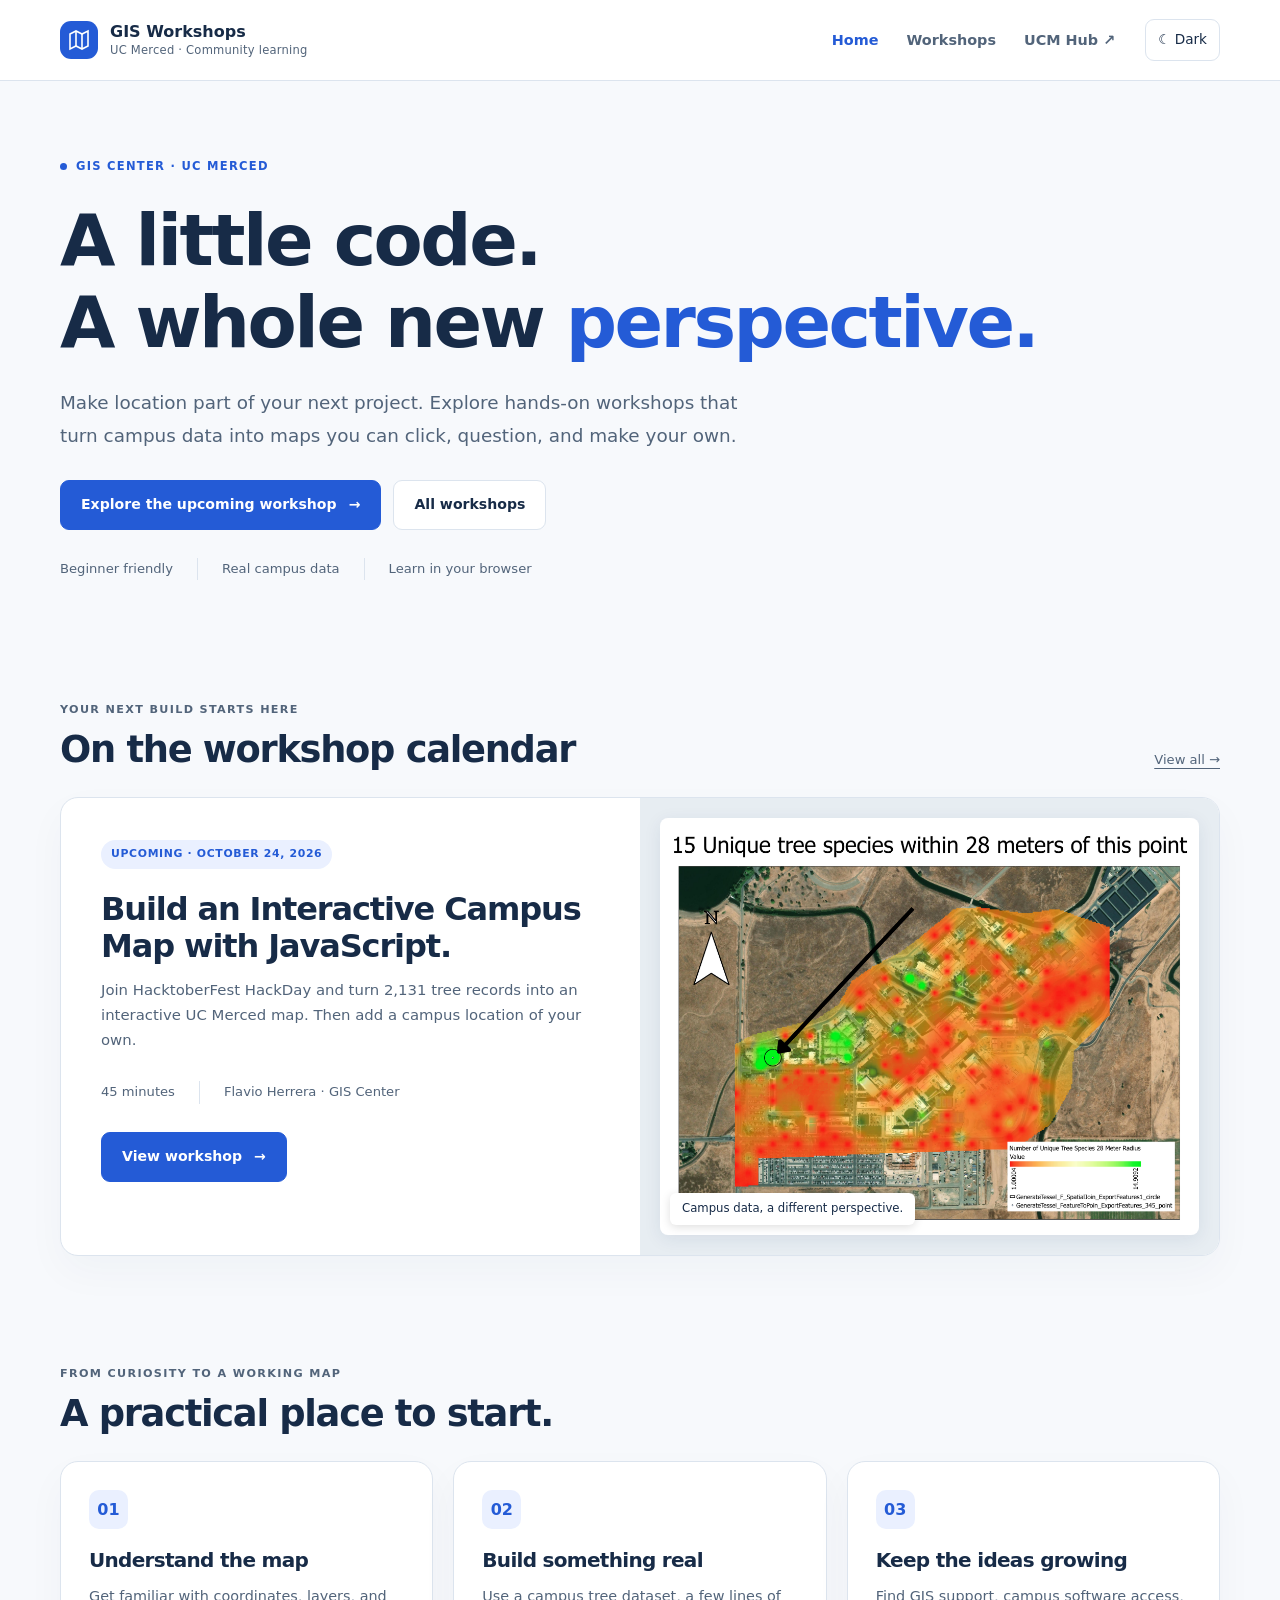
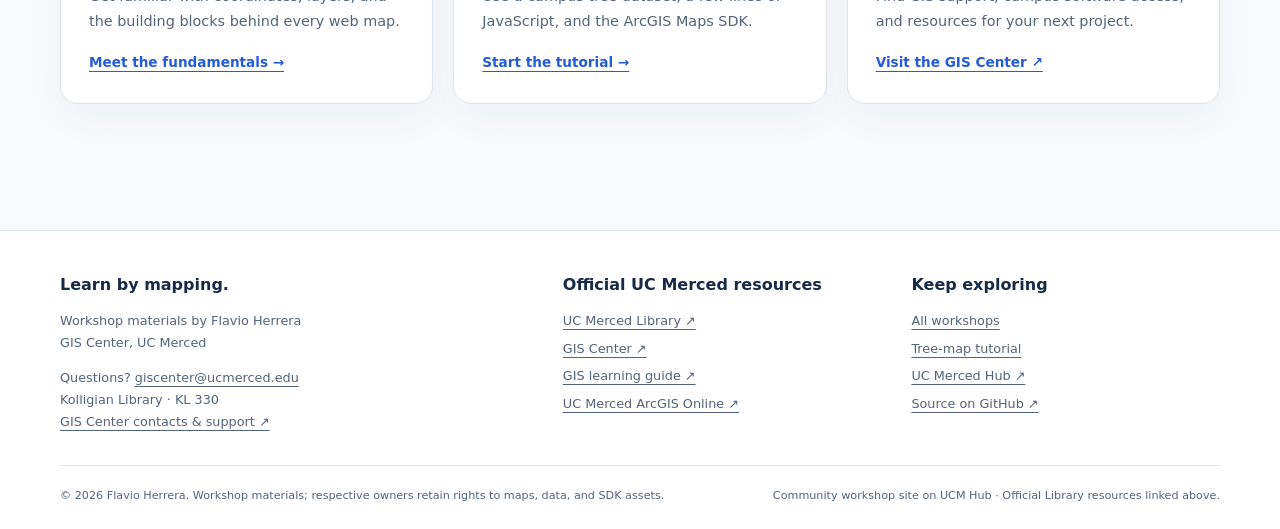
<file: index.html>
<!doctype html>
<html lang="en">
  <head>
    <meta charset="utf-8">
    <meta name="viewport" content="width=device-width, initial-scale=1">
    <meta name="description" content="Hands-on GIS workshops at UC Merced. Build an interactive campus map with JavaScript at HacktoberFest HackDay on October 24, 2026.">
    <meta name="color-scheme" content="light dark">
    <title>
      Learn by mapping | GIS Workshops · UC Merced
    </title>
    <script src="assets/theme.js">
    </script>
    <link rel="icon" href="assets/favicon.svg" type="image/svg+xml">
    <link rel="stylesheet" href="assets/site.css">
    <script src="assets/site.js" defer>
    </script>
  </head>
  <body>
    <a class="skip-link" href="#main">
      Skip to content
    </a>
    <header class="site-header">
      <div class="container navbar">
        <a class="brand" href="index.html">
          <span class="brand-icon" aria-hidden="true">
            <svg viewBox="0 0 24 24" fill="none" stroke="currentColor" stroke-width="1.6">
              <path d="m3 6 6-3 6 3 6-3v15l-6 3-6-3-6 3V6Z"/>
              <path d="M9 3v15m6-12v15"/>
            </svg>
          </span>
          <span>
            GIS Workshops
            <small>
              UC Merced · Community learning
            </small>
          </span>
        </a>
        <nav id="main-nav" class="nav-links" aria-label="Main navigation">
          <a href="index.html" aria-current="page">
            Home
          </a>
          <a href="workshops/index.html" >
            Workshops
          </a>
          <a href="https://ucmercedhub.com">
            UCM Hub
            <span aria-hidden="true">
              ↗
            </span>
          </a>
        </nav>
        <button class="theme-toggle" type="button" aria-label="Switch color theme">
          ☾ Dark
        </button>
        <button class="menu-toggle" type="button" aria-expanded="false" aria-controls="main-nav">
          Menu
        </button>
      </div>
    </header>
    <main id="main" class="container" tabindex="-1">
      <section class="hero">
        <div class="eyebrow">
          GIS Center · UC Merced
        </div>
        <h1>
          A little code.
          <br>
          A whole new
          <span>
            perspective.
          </span>
        </h1>
        <p class="lead">
          Make location part of your next project. Explore hands-on workshops that turn campus data into maps you can click, question, and make your own.
        </p>
        <div class="actions">
          <a class="button" href="workshops/hactoberfest/index.html">
            Explore the upcoming workshop
            <span aria-hidden="true">
              →
            </span>
          </a>
          <a class="button secondary" href="workshops/index.html">
            All workshops
          </a>
        </div>
        <div class="meta">
          <span>
            Beginner friendly
          </span>
          <span>
            Real campus data
          </span>
          <span>
            Learn in your browser
          </span>
        </div>
      </section>
      <section class="section" aria-labelledby="upcoming">
        <div class="section-heading">
          <div>
            <div class="label">
              Your next build starts here
            </div>
            <h2 id="upcoming" style="margin-top:10px">
              On the workshop calendar
            </h2>
          </div>
          <a class="small" href="workshops/index.html">
            View all →
          </a>
        </div>
        <article class="card feature-card">
          <div class="card-body">
            <span class="pill">
              Upcoming · October 24, 2026
            </span>
            <h2>
              Build an Interactive Campus Map with JavaScript.
            </h2>
            <p>
              Join HacktoberFest HackDay and turn 2,131 tree records into an interactive UC Merced map. Then add a campus location of your own.
            </p>
            <div class="meta">
              <span>
                45 minutes
              </span>
              <span>
                Flavio Herrera · GIS Center
              </span>
            </div>
            <div class="actions">
              <a class="button" href="workshops/hactoberfest/index.html">
                View workshop
                <span aria-hidden="true">
                  →
                </span>
              </a>
            </div>
          </div>
          <figure class="feature-image">
            <a href="workshops/hactoberfest/tutorials/tree_map/index.html">
              <img src="workshops/hactoberfest/sample_maps/tree_diversity.png" width="2112" height="1632" alt="Campus tree-diversity analysis with a red-to-green surface showing nearby species variety.">
            </a>
            <figcaption class="image-label">
              Campus data, a different perspective.
            </figcaption>
          </figure>
        </article>
      </section>
      <section class="section" aria-labelledby="learning">
        <div class="section-heading">
          <div>
            <div class="label">
              From curiosity to a working map
            </div>
            <h2 id="learning" style="margin-top:10px">
              A practical place to start.
            </h2>
          </div>
        </div>
        <div class="grid-3">
          <article class="card resource-card">
            <div class="icon-box" aria-hidden="true">
              01
            </div>
            <h3>
              Understand the map
            </h3>
            <p>
              Get familiar with coordinates, layers, and the building blocks behind every web map.
            </p>
            <a href="workshops/hactoberfest/index.html#fundamentals">
              Meet the fundamentals →
            </a>
          </article>
          <article class="card resource-card">
            <div class="icon-box" aria-hidden="true">
              02
            </div>
            <h3>
              Build something real
            </h3>
            <p>
              Use a campus tree dataset, a few lines of JavaScript, and the ArcGIS Maps SDK.
            </p>
            <a href="workshops/hactoberfest/tutorials/tree_map/index.html">
              Start the tutorial →
            </a>
          </article>
          <article class="card resource-card">
            <div class="icon-box" aria-hidden="true">
              03
            </div>
            <h3>
              Keep the ideas growing
            </h3>
            <p>
              Find GIS support, campus software access, and resources for your next project.
            </p>
            <a href="https://library.ucmerced.edu/gis">
              Visit the GIS Center ↗
            </a>
          </article>
        </div>
      </section>
    </main>
    <footer class="site-footer">
      <div class="container">
        <div class="footer-grid">
          <div>
            <h2>
              Learn by mapping.
            </h2>
            <p>
              Workshop materials by Flavio Herrera
              <br>
              GIS Center, UC Merced
            </p>
            <p>
              Questions?
              <a href="mailto:giscenter@ucmerced.edu">
                giscenter@ucmerced.edu
              </a>
              <br>
              Kolligian Library · KL 330
              <br>
              <a href="https://library.ucmerced.edu/giscontacts">
                GIS Center contacts
                &amp;
                support ↗
              </a>
            </p>
          </div>
          <div>
            <h2>
              Official UC Merced resources
            </h2>
            <div class="footer-links">
              <a href="https://library.ucmerced.edu/">
                UC Merced Library ↗
              </a>
              <a href="https://library.ucmerced.edu/gis">
                GIS Center ↗
              </a>
              <a href="https://libguides.ucmerced.edu/GIS-Center">
                GIS learning guide ↗
              </a>
              <a href="https://ucmerced.maps.arcgis.com/">
                UC Merced ArcGIS Online ↗
              </a>
            </div>
          </div>
          <div>
            <h2>
              Keep exploring
            </h2>
            <div class="footer-links">
              <a href="workshops/index.html">
                All workshops
              </a>
              <a href="workshops/hactoberfest/tutorials/tree_map/index.html">
                Tree-map tutorial
              </a>
              <a href="https://ucmercedhub.com">
                UC Merced Hub ↗
              </a>
              <a href="https://github.com/herreraflavio/giscenter.ucmercedhub.com">
                Source on GitHub ↗
              </a>
            </div>
          </div>
        </div>
        <div class="footer-bottom">
          <span>
            © 2026 Flavio Herrera. Workshop materials; respective owners retain rights to maps, data, and SDK assets.
          </span>
          <span>
            Community workshop site on UCM Hub · Official Library resources linked above.
          </span>
        </div>
      </div>
    </footer>
  </body>
</html>
</file>
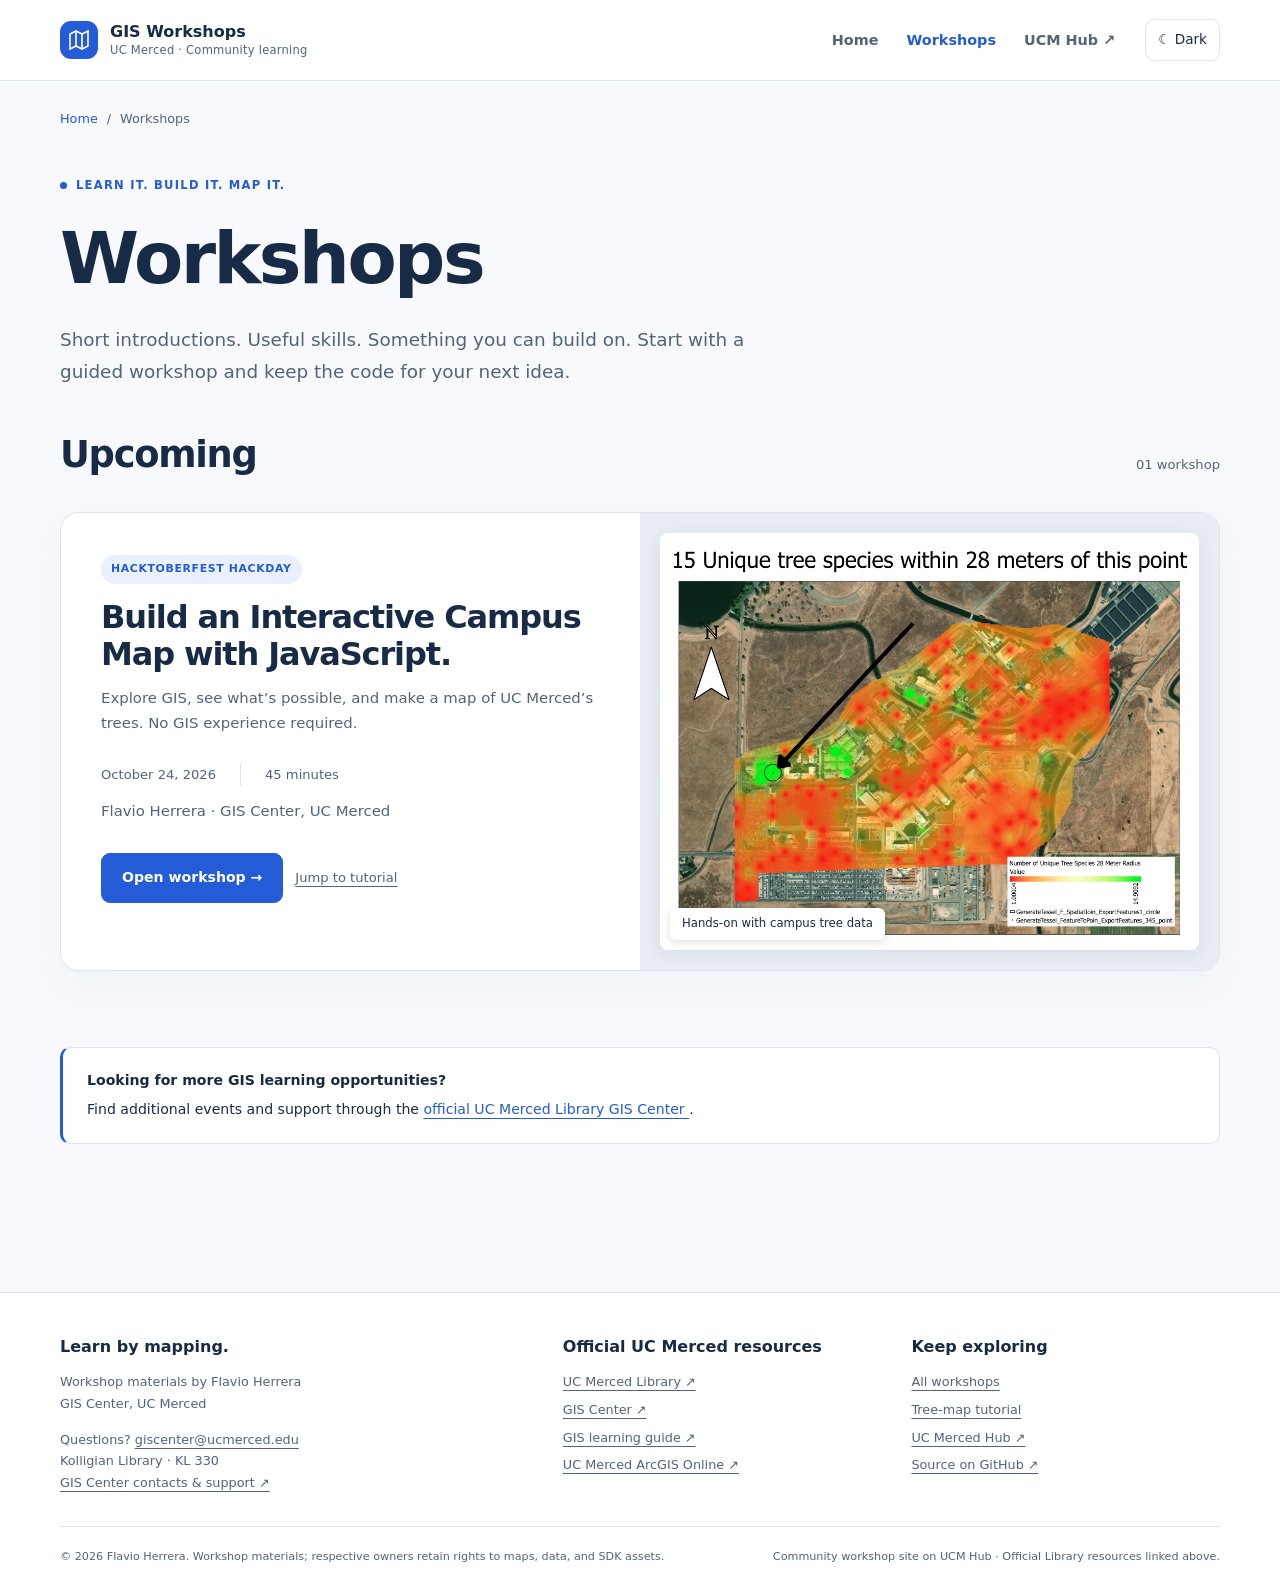
<file: workshops/index.html>
<!doctype html>
<html lang="en">
  <head>
    <meta charset="utf-8">
    <meta name="viewport" content="width=device-width, initial-scale=1">
    <meta name="description" content="Browse hands-on GIS workshops and JavaScript mapping tutorials at UC Merced.">
    <meta name="color-scheme" content="light dark">
    <title>
      Workshops | GIS Workshops · UC Merced
    </title>
    <script src="../assets/theme.js">
    </script>
    <link rel="icon" href="../assets/favicon.svg" type="image/svg+xml">
    <link rel="stylesheet" href="../assets/site.css">
    <script src="../assets/site.js" defer>
    </script>
  </head>
  <body>
    <a class="skip-link" href="#main">
      Skip to content
    </a>
    <header class="site-header">
      <div class="container navbar">
        <a class="brand" href="../index.html">
          <span class="brand-icon" aria-hidden="true">
            <svg viewBox="0 0 24 24" fill="none" stroke="currentColor" stroke-width="1.6">
              <path d="m3 6 6-3 6 3 6-3v15l-6 3-6-3-6 3V6Z"/>
              <path d="M9 3v15m6-12v15"/>
            </svg>
          </span>
          <span>
            GIS Workshops
            <small>
              UC Merced · Community learning
            </small>
          </span>
        </a>
        <nav id="main-nav" class="nav-links" aria-label="Main navigation">
          <a href="../index.html" >
            Home
          </a>
          <a href="../workshops/index.html" aria-current="page">
            Workshops
          </a>
          <a href="https://ucmercedhub.com">
            UCM Hub
            <span aria-hidden="true">
              ↗
            </span>
          </a>
        </nav>
        <button class="theme-toggle" type="button" aria-label="Switch color theme">
          ☾ Dark
        </button>
        <button class="menu-toggle" type="button" aria-expanded="false" aria-controls="main-nav">
          Menu
        </button>
      </div>
    </header>
    <main id="main" class="container" tabindex="-1">
      <nav class="breadcrumb" aria-label="Breadcrumb">
        <a href="../index.html">
          Home
        </a>
        <span aria-hidden="true">
          /
        </span>
        <span aria-current="page">
          Workshops
        </span>
      </nav>
      <section class="hero compact list-intro">
        <div class="eyebrow">
          Learn it. Build it. Map it.
        </div>
        <h1>
          Workshops
        </h1>
        <p class="lead">
          Short introductions. Useful skills. Something you can build on. Start with a guided workshop and keep the code for your next idea.
        </p>
      </section>
      <section aria-labelledby="upcoming">
        <div class="section-heading">
          <h2 id="upcoming">
            Upcoming
          </h2>
          <span class="small">
            01 workshop
          </span>
        </div>
        <article class="card feature-card workshop-card">
          <div class="card-body">
            <span class="pill">
              HacktoberFest HackDay
            </span>
            <h2>
              Build an Interactive Campus Map with JavaScript.
            </h2>
            <p>
              Explore GIS, see what’s possible, and make a map of UC Merced’s trees. No GIS experience required.
            </p>
            <div class="meta">
              <span>
                October 24, 2026
              </span>
              <span>
                45 minutes
              </span>
            </div>
            <p class="small">
              Flavio Herrera · GIS Center, UC Merced
            </p>
            <div class="actions">
              <a class="button" href="hactoberfest/index.html">
                Open workshop →
              </a>
              <a href="hactoberfest/tutorials/tree_map/index.html" class="small">
                Jump to tutorial
              </a>
            </div>
          </div>
          <figure class="feature-image">
            <img src="hactoberfest/sample_maps/tree_diversity.png" width="2112" height="1632" alt="Tree-diversity map highlighting variation across the UC Merced campus.">
            <figcaption class="image-label">
              Hands-on with campus tree data
            </figcaption>
          </figure>
        </article>
      </section>
      <section class="section">
        <div class="callout">
          <strong>
            Looking for more GIS learning opportunities?
          </strong>
          <p>
            Find additional events and support through the
            <a href="https://library.ucmerced.edu/gis">
              official UC Merced Library GIS Center
            </a>
            .
          </p>
        </div>
      </section>
    </main>
    <footer class="site-footer">
      <div class="container">
        <div class="footer-grid">
          <div>
            <h2>
              Learn by mapping.
            </h2>
            <p>
              Workshop materials by Flavio Herrera
              <br>
              GIS Center, UC Merced
            </p>
            <p>
              Questions?
              <a href="mailto:giscenter@ucmerced.edu">
                giscenter@ucmerced.edu
              </a>
              <br>
              Kolligian Library · KL 330
              <br>
              <a href="https://library.ucmerced.edu/giscontacts">
                GIS Center contacts
                &amp;
                support ↗
              </a>
            </p>
          </div>
          <div>
            <h2>
              Official UC Merced resources
            </h2>
            <div class="footer-links">
              <a href="https://library.ucmerced.edu/">
                UC Merced Library ↗
              </a>
              <a href="https://library.ucmerced.edu/gis">
                GIS Center ↗
              </a>
              <a href="https://libguides.ucmerced.edu/GIS-Center">
                GIS learning guide ↗
              </a>
              <a href="https://ucmerced.maps.arcgis.com/">
                UC Merced ArcGIS Online ↗
              </a>
            </div>
          </div>
          <div>
            <h2>
              Keep exploring
            </h2>
            <div class="footer-links">
              <a href="../workshops/index.html">
                All workshops
              </a>
              <a href="../workshops/hactoberfest/tutorials/tree_map/index.html">
                Tree-map tutorial
              </a>
              <a href="https://ucmercedhub.com">
                UC Merced Hub ↗
              </a>
              <a href="https://github.com/herreraflavio/giscenter.ucmercedhub.com">
                Source on GitHub ↗
              </a>
            </div>
          </div>
        </div>
        <div class="footer-bottom">
          <span>
            © 2026 Flavio Herrera. Workshop materials; respective owners retain rights to maps, data, and SDK assets.
          </span>
          <span>
            Community workshop site on UCM Hub · Official Library resources linked above.
          </span>
        </div>
      </div>
    </footer>
  </body>
</html>
</file>
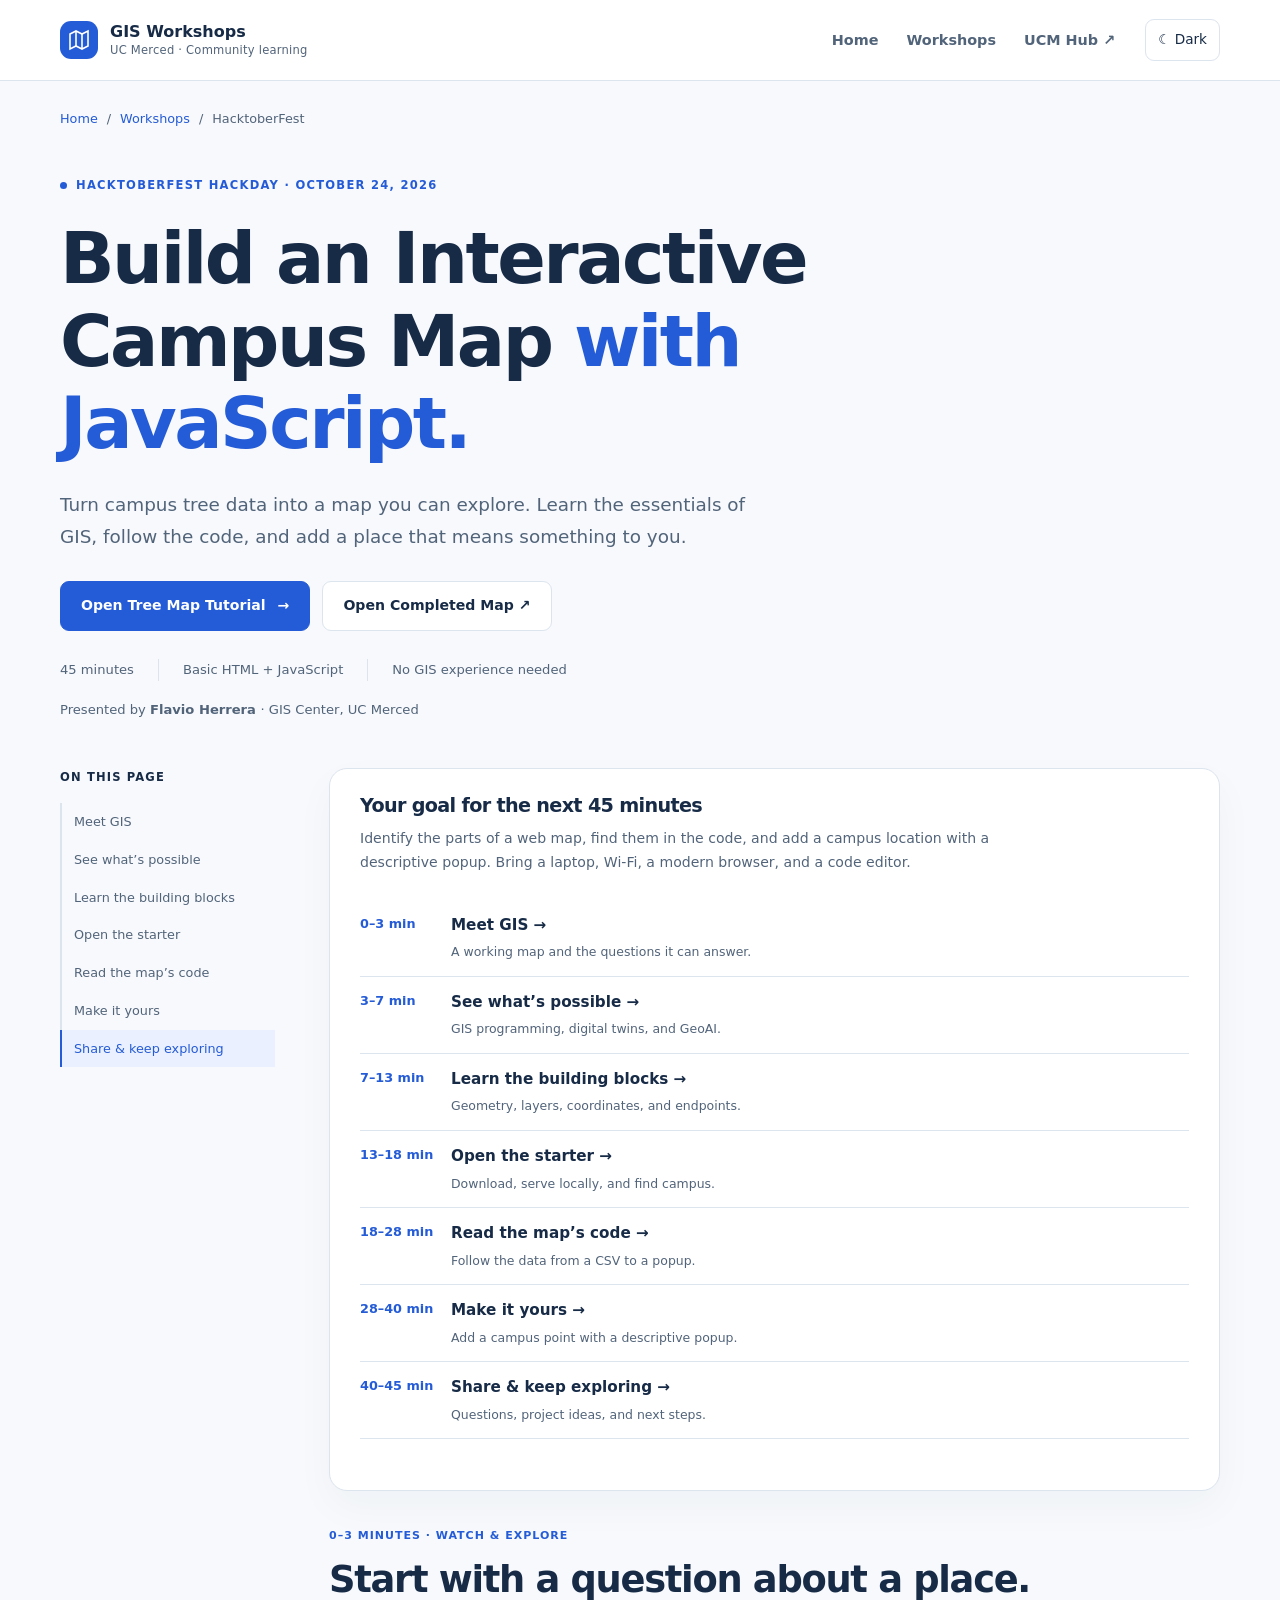
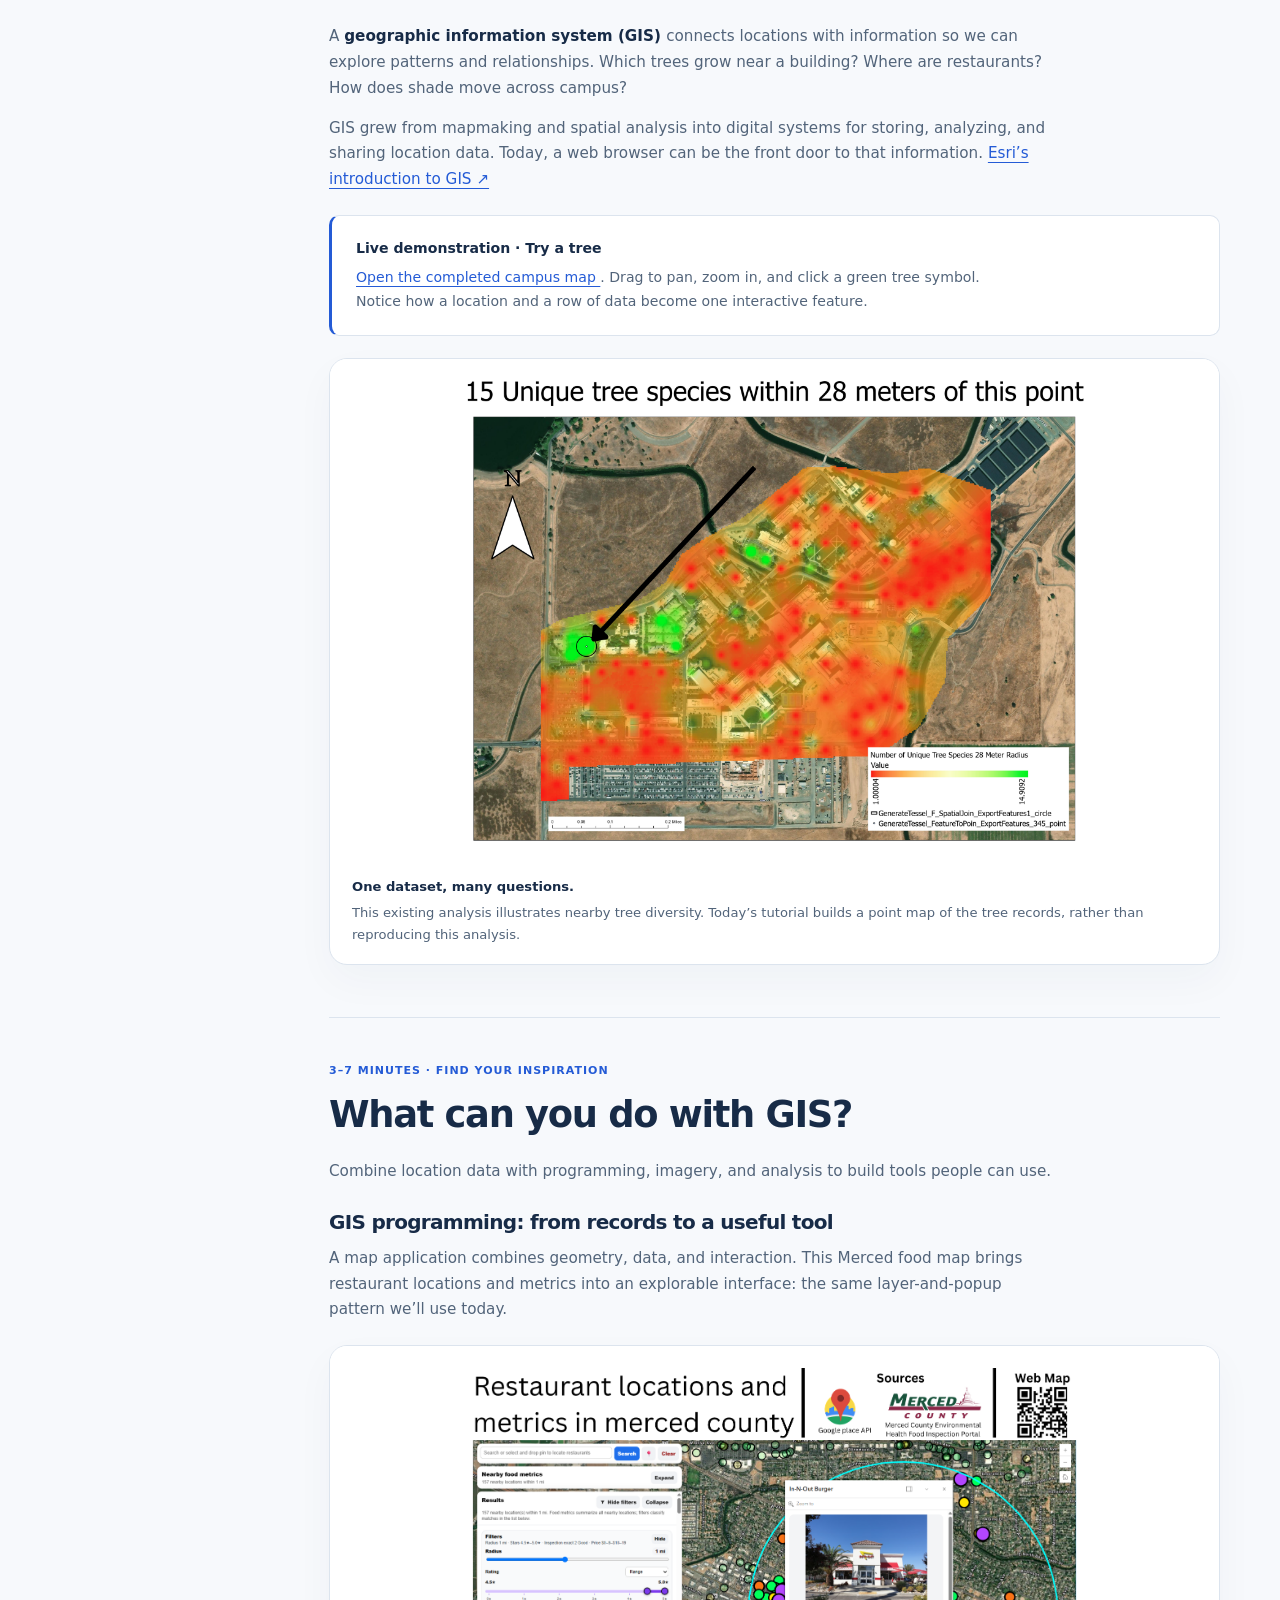
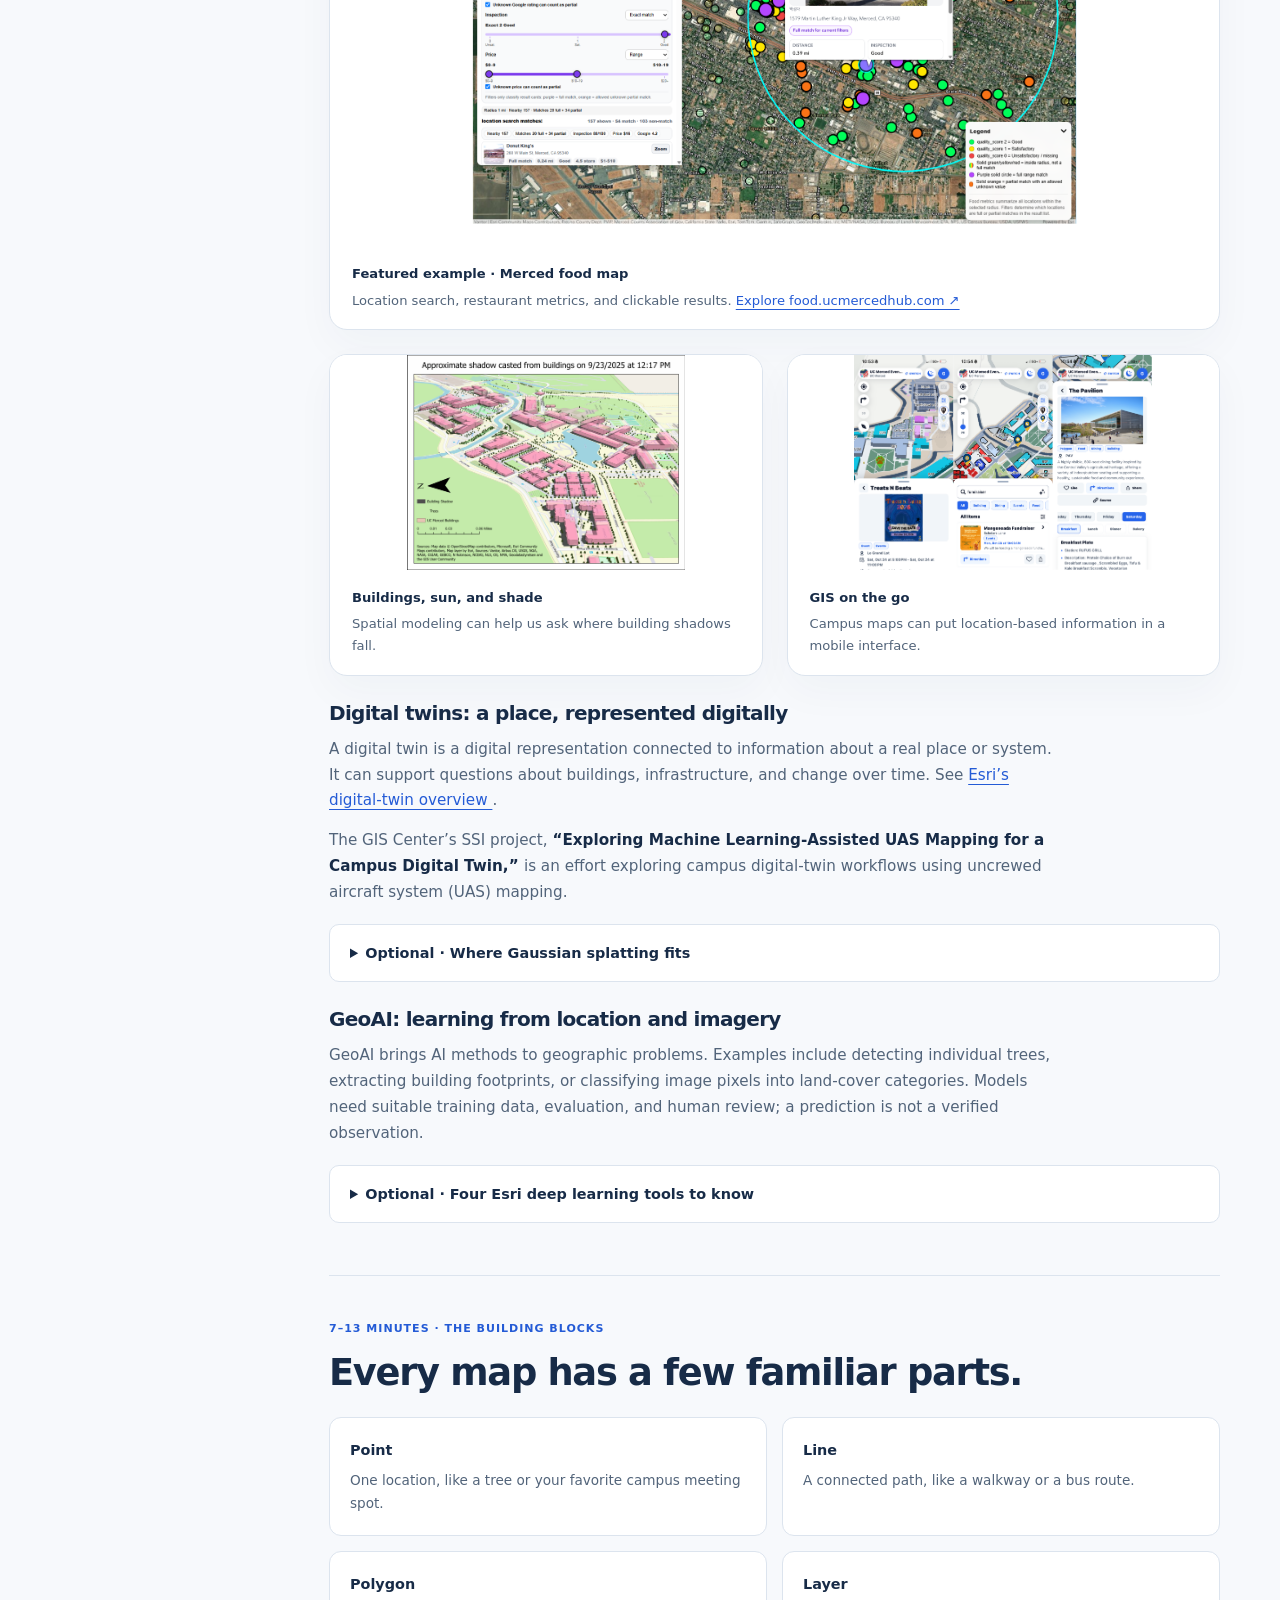
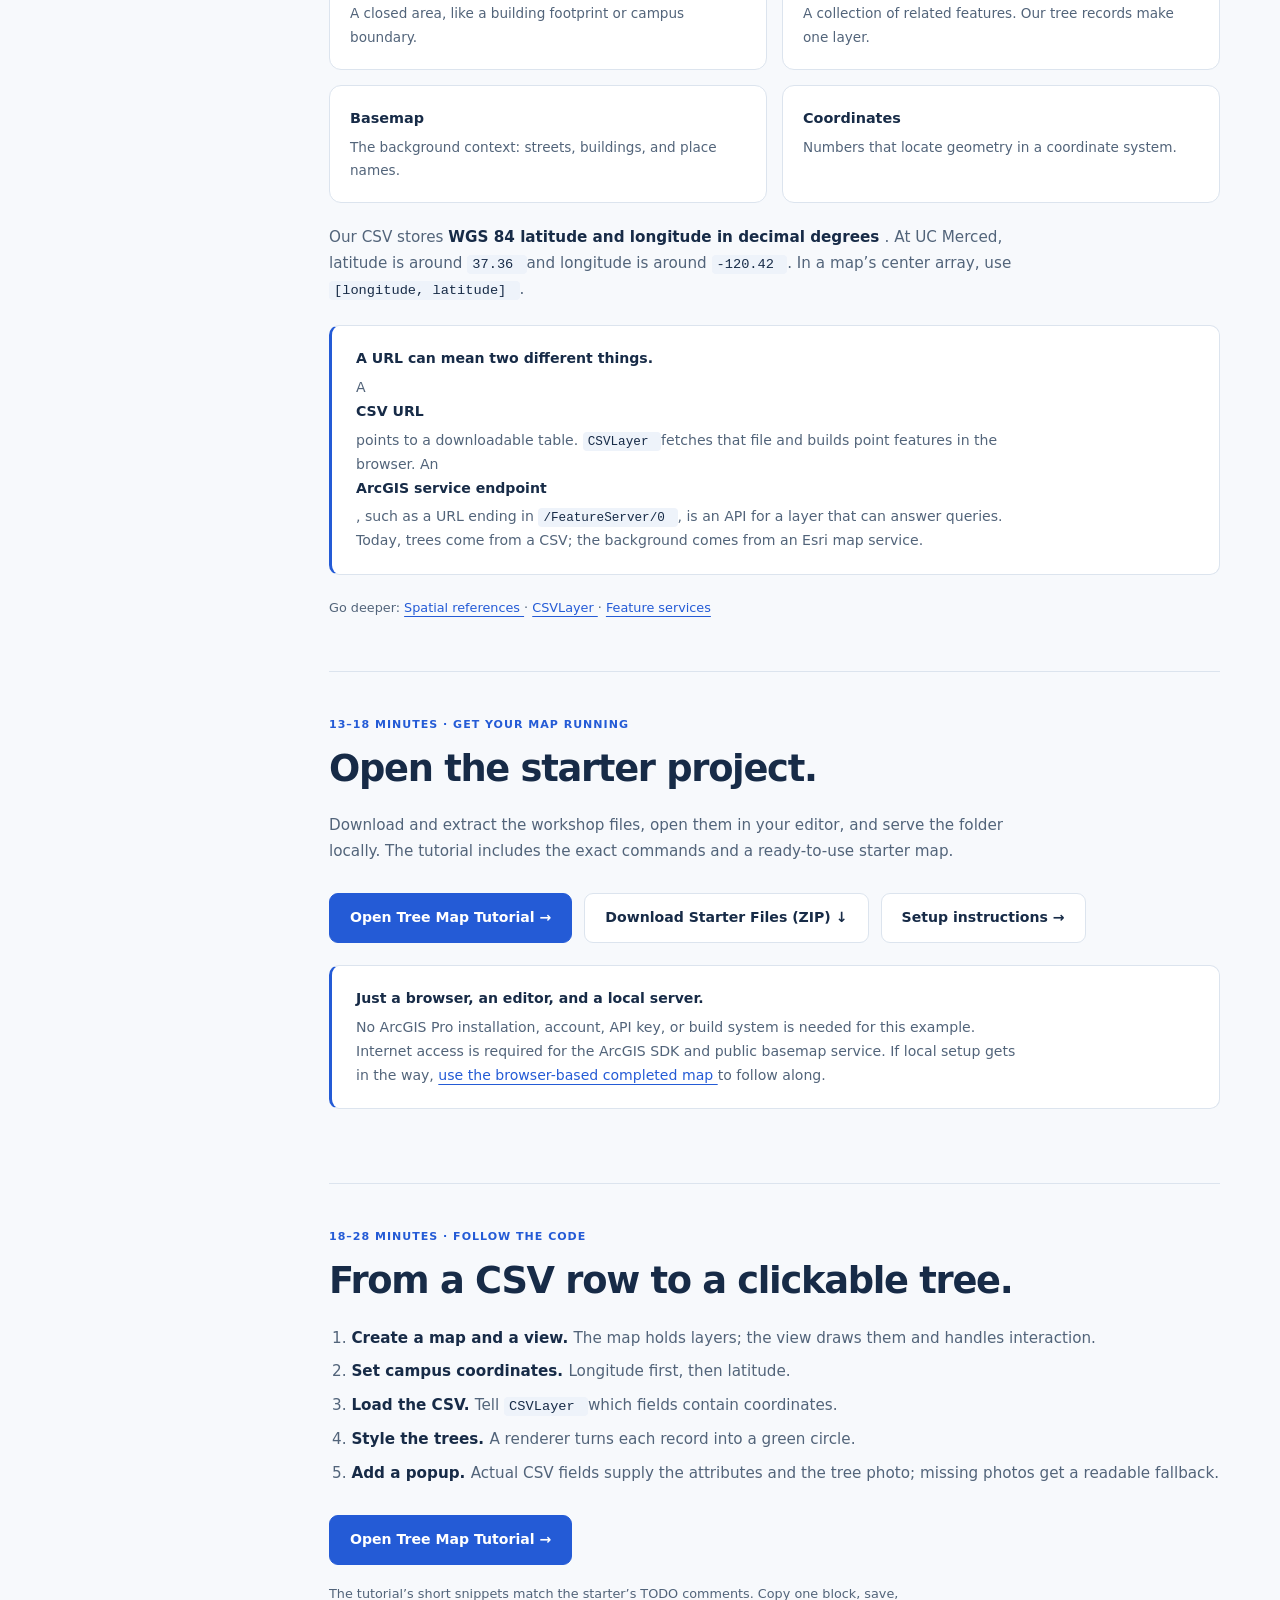
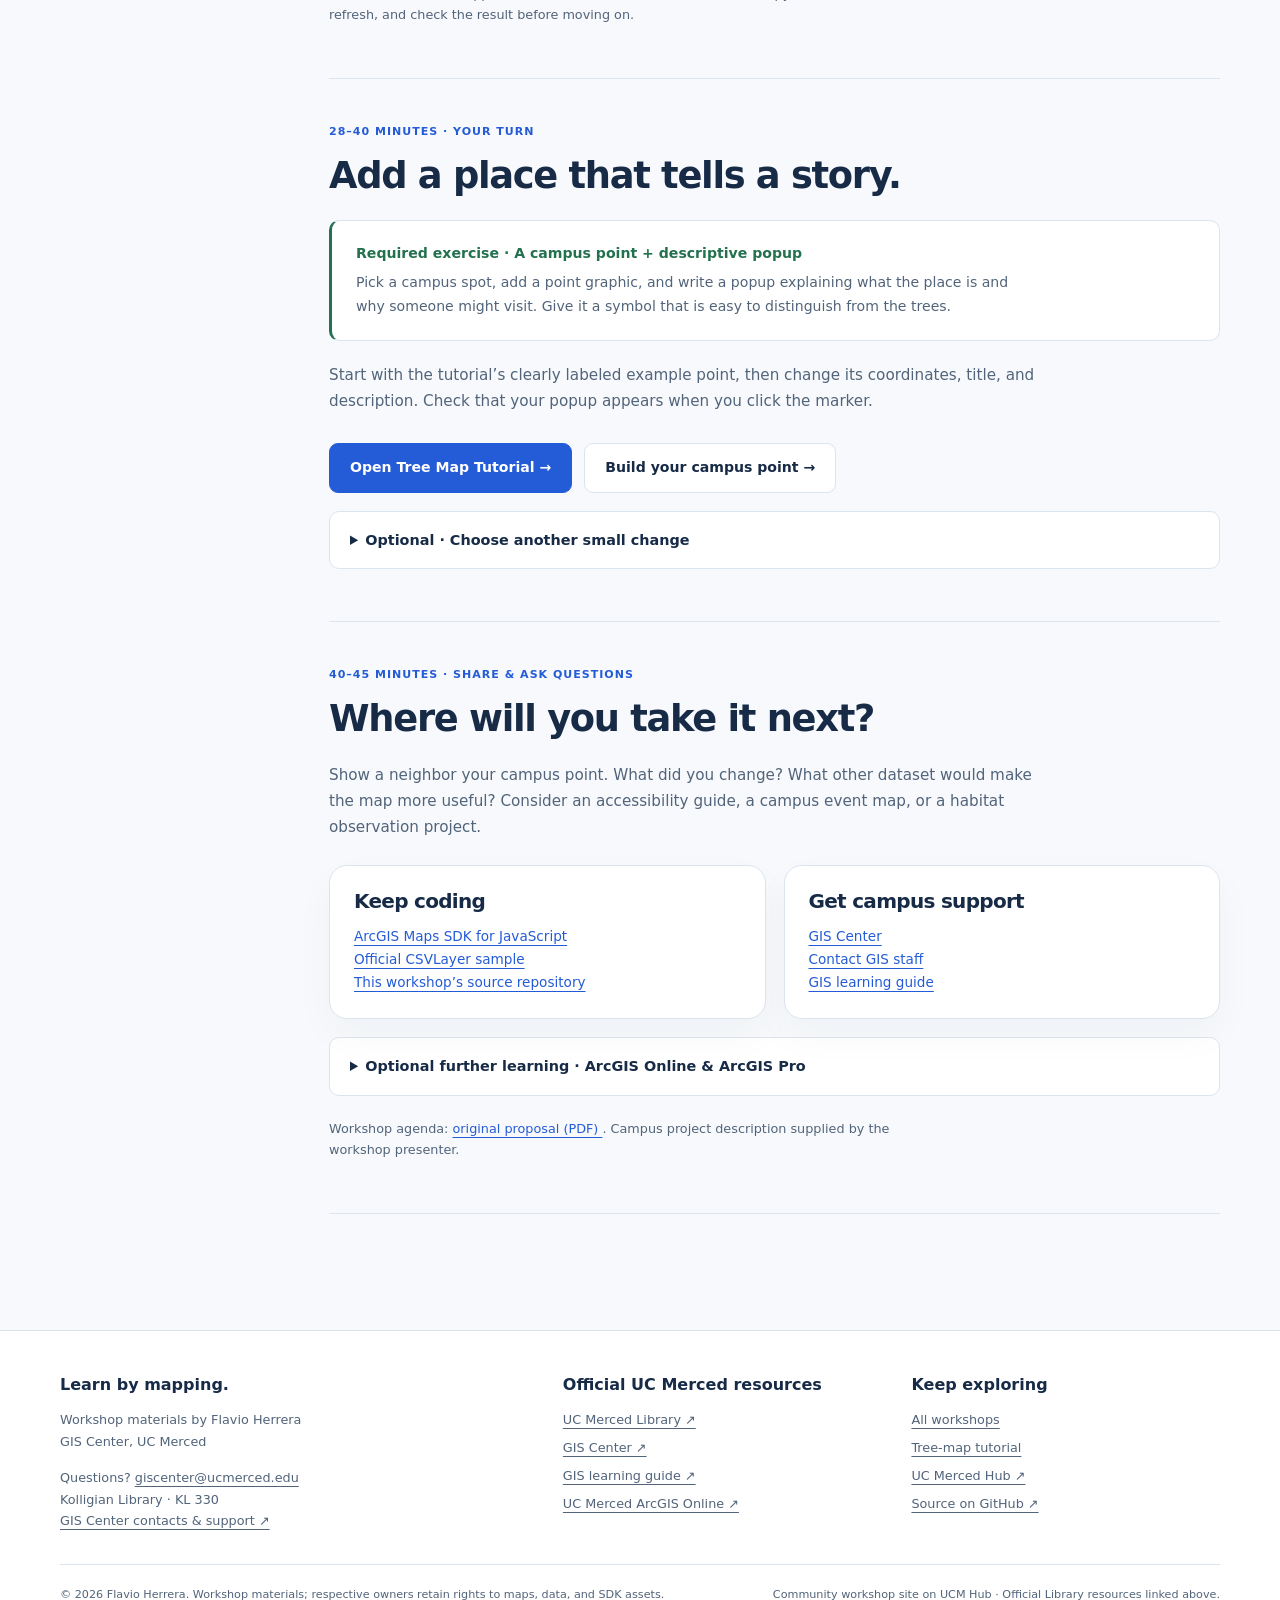
<file: workshops/hactoberfest/index.html>
<!doctype html>
<html lang="en">
  <head>
    <meta charset="utf-8">
    <meta name="viewport" content="width=device-width, initial-scale=1">
    <meta name="description" content="A 45-minute beginner-friendly GIS and JavaScript workshop for HacktoberFest HackDay, October 24, 2026. Presented by Flavio Herrera, GIS Center, UC Merced.">
    <meta name="color-scheme" content="light dark">
    <title>
      Build an Interactive Campus Map with JavaScript | GIS Workshops · UC Merced
    </title>
    <script src="../../assets/theme.js">
    </script>
    <link rel="icon" href="../../assets/favicon.svg" type="image/svg+xml">
    <link rel="stylesheet" href="../../assets/site.css">
    <script src="../../assets/site.js" defer>
    </script>
  </head>
  <body>
    <a class="skip-link" href="#main">
      Skip to content
    </a>
    <header class="site-header">
      <div class="container navbar">
        <a class="brand" href="../../index.html">
          <span class="brand-icon" aria-hidden="true">
            <svg viewBox="0 0 24 24" fill="none" stroke="currentColor" stroke-width="1.6">
              <path d="m3 6 6-3 6 3 6-3v15l-6 3-6-3-6 3V6Z"/>
              <path d="M9 3v15m6-12v15"/>
            </svg>
          </span>
          <span>
            GIS Workshops
            <small>
              UC Merced · Community learning
            </small>
          </span>
        </a>
        <nav id="main-nav" class="nav-links" aria-label="Main navigation">
          <a href="../../index.html" >
            Home
          </a>
          <a href="../../workshops/index.html" >
            Workshops
          </a>
          <a href="https://ucmercedhub.com">
            UCM Hub
            <span aria-hidden="true">
              ↗
            </span>
          </a>
        </nav>
        <button class="theme-toggle" type="button" aria-label="Switch color theme">
          ☾ Dark
        </button>
        <button class="menu-toggle" type="button" aria-expanded="false" aria-controls="main-nav">
          Menu
        </button>
      </div>
    </header>
    <main id="main" class="container" tabindex="-1">
      <nav class="breadcrumb" aria-label="Breadcrumb">
        <a href="../../index.html">
          Home
        </a>
        <span aria-hidden="true">
          /
        </span>
        <a href="../index.html">
          Workshops
        </a>
        <span aria-hidden="true">
          /
        </span>
        <span aria-current="page">
          HacktoberFest
        </span>
      </nav>
      <section class="hero compact">
        <div class="eyebrow">
          HacktoberFest HackDay · October 24, 2026
        </div>
        <h1>
          Build an Interactive
          <br>
          Campus Map
          <span>
            with JavaScript.
          </span>
        </h1>
        <p class="lead">
          Turn campus tree data into a map you can explore. Learn the essentials of GIS, follow the code, and add a place that means something to you.
        </p>
        <div class="actions">
          <a class="button" href="tutorials/tree_map/index.html">
            Open Tree Map Tutorial
            <span aria-hidden="true">
              →
            </span>
          </a>
          <a class="button secondary" href="tutorials/tree_map/completed/index.html">
            Open Completed Map ↗
          </a>
        </div>
        <div class="meta">
          <span>
            45 minutes
          </span>
          <span>
            Basic HTML + JavaScript
          </span>
          <span>
            No GIS experience needed
          </span>
        </div>
        <p class="small" style="margin-top:18px">
          Presented by
          <strong>
            Flavio Herrera
          </strong>
          · GIS Center, UC Merced
        </p>
      </section>
      <div class="page-layout">
        <aside class="toc">
          <nav aria-label="On this page">
            <strong>
              On this page
            </strong>
            <a href="#intro">
              Meet GIS
            </a>
            <a href="#applications">
              See what’s possible
            </a>
            <a href="#fundamentals">
              Learn the building blocks
            </a>
            <a href="#setup">
              Open the starter
            </a>
            <a href="#walkthrough">
              Read the map’s code
            </a>
            <a href="#customize">
              Make it yours
            </a>
            <a href="#resources">
              Share
              &
              keep exploring
            </a>
          </nav>
        </aside>
        <div class="article">
          <div class="card intro-panel">
            <h2>
              Your goal for the next 45 minutes
            </h2>
            <p>
              Identify the parts of a web map, find them in the code, and add a campus location with a descriptive popup. Bring a laptop, Wi-Fi, a modern browser, and a code editor.
            </p>
            <ol class="agenda">
              <li>
                <time>
                  0–3 min
                </time>
                <div>
                  <a href="#intro">
                    Meet GIS →
                  </a>
                  <small>
                    A working map and the questions it can answer.
                  </small>
                </div>
              </li>
              <li>
                <time>
                  3–7 min
                </time>
                <div>
                  <a href="#applications">
                    See what’s possible →
                  </a>
                  <small>
                    GIS programming, digital twins, and GeoAI.
                  </small>
                </div>
              </li>
              <li>
                <time>
                  7–13 min
                </time>
                <div>
                  <a href="#fundamentals">
                    Learn the building blocks →
                  </a>
                  <small>
                    Geometry, layers, coordinates, and endpoints.
                  </small>
                </div>
              </li>
              <li>
                <time>
                  13–18 min
                </time>
                <div>
                  <a href="#setup">
                    Open the starter →
                  </a>
                  <small>
                    Download, serve locally, and find campus.
                  </small>
                </div>
              </li>
              <li>
                <time>
                  18–28 min
                </time>
                <div>
                  <a href="#walkthrough">
                    Read the map’s code →
                  </a>
                  <small>
                    Follow the data from a CSV to a popup.
                  </small>
                </div>
              </li>
              <li>
                <time>
                  28–40 min
                </time>
                <div>
                  <a href="#customize">
                    Make it yours →
                  </a>
                  <small>
                    Add a campus point with a descriptive popup.
                  </small>
                </div>
              </li>
              <li>
                <time>
                  40–45 min
                </time>
                <div>
                  <a href="#resources">
                    Share
                    &
                    keep exploring →
                  </a>
                  <small>
                    Questions, project ideas, and next steps.
                  </small>
                </div>
              </li>
            </ol>
          </div>
          <section id="intro">
            <div class="time">
              0–3 minutes · Watch
              &
              explore
            </div>
            <h2>
              Start with a question about a place.
            </h2>
            <p>
              A
              <strong>
                geographic information system (GIS)
              </strong>
              connects locations with information so we can explore patterns and relationships. Which trees grow near a building? Where are restaurants? How does shade move across campus?
            </p>
            <p>
              GIS grew from mapmaking and spatial analysis into digital systems for storing, analyzing, and sharing location data. Today, a web browser can be the front door to that information.
              <a href="https://www.esri.com/en-us/what-is-gis/overview">
                Esri’s introduction to GIS ↗
              </a>
            </p>
            <div class="callout">
              <strong>
                Live demonstration · Try a tree
              </strong>
              <p>
                <a href="tutorials/tree_map/completed/index.html">
                  Open the completed campus map
                </a>
                . Drag to pan, zoom in, and click a green tree symbol. Notice how a location and a row of data become one interactive feature.
              </p>
            </div>
            <figure class="card example-main">
              <img src="sample_maps/tree_diversity.png" width="2112" height="1632" alt="UC Merced aerial map with a tree-diversity surface; a highlighted area is labeled with 15 unique species within 28 meters." loading="lazy">
              <figcaption>
                <strong>
                  One dataset, many questions.
                </strong>
                This existing analysis illustrates nearby tree diversity. Today’s tutorial builds a point map of the tree records, rather than reproducing this analysis.
              </figcaption>
            </figure>
          </section>
          <section id="applications">
            <div class="time">
              3–7 minutes · Find your inspiration
            </div>
            <h2>
              What can you do with GIS?
            </h2>
            <p>
              Combine location data with programming, imagery, and analysis to build tools people can use.
            </p>
            <h3>
              GIS programming: from records to a useful tool
            </h3>
            <p>
              A map application combines geometry, data, and interaction. This Merced food map brings restaurant locations and metrics into an explorable interface: the same layer-and-popup pattern we’ll use today.
            </p>
            <figure class="card example-main" style="margin-top:22px">
              <a href="https://food.ucmercedhub.com">
                <img src="sample_maps/food.ucmercedhub.com_layout.png" width="1583" height="1224" alt="Merced restaurant map with search and filters, restaurant markers, and a restaurant details popup." loading="lazy">
              </a>
              <figcaption>
                <strong>
                  Featured example · Merced food map
                </strong>
                Location search, restaurant metrics, and clickable results.
                <a href="https://food.ucmercedhub.com">
                  Explore food.ucmercedhub.com ↗
                </a>
              </figcaption>
            </figure>
            <div class="grid-2 figure-grid">
              <figure class="card example-small">
                <img src="sample_maps/building_shadow.webp" width="1280" height="991" alt="Campus building-shadow visualization illustrating a spatial application of buildings and shade." loading="lazy">
                <figcaption>
                  <strong>
                    Buildings, sun, and shade
                  </strong>
                  Spatial modeling can help us ask where building shadows fall.
                </figcaption>
              </figure>
              <figure class="card example-small">
                <img src="sample_maps/ucm_hub_ios_app.png" width="1334" height="963" alt="UCM Hub iPhone app preview showing a mobile campus map and location-based information." loading="lazy">
                <figcaption>
                  <strong>
                    GIS on the go
                  </strong>
                  Campus maps can put location-based information in a mobile interface.
                </figcaption>
              </figure>
            </div>
            <h3>
              Digital twins: a place, represented digitally
            </h3>
            <p>
              A digital twin is a digital representation connected to information about a real place or system. It can support questions about buildings, infrastructure, and change over time. See
              <a href="https://www.esri.com/en-us/digital-twin/overview">
                Esri’s digital-twin overview
              </a>
              .
            </p>
            <p>
              The GIS Center’s SSI project,
              <strong>
                “Exploring Machine Learning-Assisted UAS Mapping for a Campus Digital Twin,”
              </strong>
              is an effort exploring campus digital-twin workflows using uncrewed aircraft system (UAS) mapping.
            </p>
            <details>
              <summary>
                Optional · Where Gaussian splatting fits
              </summary>
              <p>
                <strong>
                  3D Gaussian splatting
                </strong>
                represents a scene using many small, overlapping 3D Gaussian primitives, optimized from images to render novel views. Think of it as one approach to viewing a captured place from new angles. A visual reconstruction alone is not a complete digital twin, and compatibility depends on the tools and workflow.
                <a href="https://repo-sam.inria.fr/fungraph/3d-gaussian-splatting/">
                  Read the original research and see examples ↗
                </a>
              </p>
            </details>
            <h3>
              GeoAI: learning from location and imagery
            </h3>
            <p>
              GeoAI brings AI methods to geographic problems. Examples include detecting individual trees, extracting building footprints, or classifying image pixels into land-cover categories. Models need suitable training data, evaluation, and human review; a prediction is not a verified observation.
            </p>
            <details>
              <summary>
                Optional · Four Esri deep learning tools to know
              </summary>
              <ul>
                <li>
                  <strong>
                    Export Training Data For Deep Learning
                  </strong>
                  prepares labeled training samples.
                </li>
                <li>
                  <strong>
                    Train Deep Learning Model
                  </strong>
                  fits a model to training data.
                </li>
                <li>
                  <strong>
                    Detect Objects Using Deep Learning
                  </strong>
                  locates objects such as trees or buildings in imagery.
                </li>
                <li>
                  <strong>
                    Classify Pixels Using Deep Learning
                  </strong>
                  assigns classes to image pixels.
                </li>
              </ul>
              <p>
                These are further-learning tools with their own software, license, and environment requirements. We won’t run them in this browser workshop.
                <a href="https://doc.esri.com/en/arcgis-pro/latest/tool-reference/image-analyst/an-overview-of-the-deep-learning-toolset-in-image-analyst.html">
                  Official Esri toolset overview ↗
                </a>
              </p>
            </details>
          </section>
          <section id="fundamentals">
            <div class="time">
              7–13 minutes · The building blocks
            </div>
            <h2>
              Every map has a few familiar parts.
            </h2>
            <dl class="term-grid">
              <div class="term">
                <dt>
                  Point
                </dt>
                <dd>
                  One location, like a tree or your favorite campus meeting spot.
                </dd>
              </div>
              <div class="term">
                <dt>
                  Line
                </dt>
                <dd>
                  A connected path, like a walkway or a bus route.
                </dd>
              </div>
              <div class="term">
                <dt>
                  Polygon
                </dt>
                <dd>
                  A closed area, like a building footprint or campus boundary.
                </dd>
              </div>
              <div class="term">
                <dt>
                  Layer
                </dt>
                <dd>
                  A collection of related features. Our tree records make one layer.
                </dd>
              </div>
              <div class="term">
                <dt>
                  Basemap
                </dt>
                <dd>
                  The background context: streets, buildings, and place names.
                </dd>
              </div>
              <div class="term">
                <dt>
                  Coordinates
                </dt>
                <dd>
                  Numbers that locate geometry in a coordinate system.
                </dd>
              </div>
            </dl>
            <p>
              Our CSV stores
              <strong>
                WGS 84 latitude and longitude in decimal degrees
              </strong>
              . At UC Merced, latitude is around
              <code>
                37.36
              </code>
              and longitude is around
              <code>
                -120.42
              </code>
              . In a map’s center array, use
              <code>
                [longitude, latitude]
              </code>
              .
            </p>
            <div class="callout">
              <strong>
                A URL can mean two different things.
              </strong>
              <p>
                A
                <strong>
                  CSV URL
                </strong>
                points to a downloadable table.
                <code>
                  CSVLayer
                </code>
                fetches that file and builds point features in the browser. An
                <strong>
                  ArcGIS service endpoint
                </strong>
                , such as a URL ending in
                <code>
                  /FeatureServer/0
                </code>
                , is an API for a layer that can answer queries. Today, trees come from a CSV; the background comes from an Esri map service.
              </p>
            </div>
            <p class="small">
              Go deeper:
              <a href="https://developers.arcgis.com/javascript/latest/api-reference/esri-geometry-SpatialReference.html">
                Spatial references
              </a>
              ·
              <a href="https://developers.arcgis.com/javascript/latest/api-reference/esri-layers-CSVLayer.html">
                CSVLayer
              </a>
              ·
              <a href="https://developers.arcgis.com/rest/services-reference/enterprise/feature-service/">
                Feature services
              </a>
            </p>
          </section>
          <section id="setup">
            <div class="time">
              13–18 minutes · Get your map running
            </div>
            <h2>
              Open the starter project.
            </h2>
            <p>
              Download and extract the workshop files, open them in your editor, and serve the folder locally. The tutorial includes the exact commands and a ready-to-use starter map.
            </p>
            <div class="actions">
              <a class="button" href="tutorials/tree_map/index.html">Open Tree Map Tutorial →</a>
              <a class="button secondary" href="tutorials/tree_map/downloads/campus-tree-map-starter.zip" download>
                Download Starter Files (ZIP) ↓
              </a>
              <a class="button secondary" href="tutorials/tree_map/index.html#setup">
                Setup instructions →
              </a>
            </div>
            <div class="callout">
              <strong>
                Just a browser, an editor, and a local server.
              </strong>
              <p>
                No ArcGIS Pro installation, account, API key, or build system is needed for this example. Internet access is required for the ArcGIS SDK and public basemap service. If local setup gets in the way,
                <a href="tutorials/tree_map/completed/index.html">
                  use the browser-based completed map
                </a>
                to follow along.
              </p>
            </div>
          </section>
          <section id="walkthrough">
            <div class="time">
              18–28 minutes · Follow the code
            </div>
            <h2>
              From a CSV row to a clickable tree.
            </h2>
            <ol>
              <li>
                <strong>
                  Create a map and a view.
                </strong>
                The map holds layers; the view draws them and handles interaction.
              </li>
              <li>
                <strong>
                  Set campus coordinates.
                </strong>
                Longitude first, then latitude.
              </li>
              <li>
                <strong>
                  Load the CSV.
                </strong>
                Tell
                <code>
                  CSVLayer
                </code>
                which fields contain coordinates.
              </li>
              <li>
                <strong>
                  Style the trees.
                </strong>
                A renderer turns each record into a green circle.
              </li>
              <li>
                <strong>
                  Add a popup.
                </strong>
                Actual CSV fields supply the attributes and the tree photo; missing photos get a readable fallback.
              </li>
            </ol>
            <div class="actions">
              <a class="button" href="tutorials/tree_map/index.html">
                Open Tree Map Tutorial →
              </a>
            </div>
            <p class="small" style="margin-top:18px">
              The tutorial’s short snippets match the starter’s TODO comments. Copy one block, save, refresh, and check the result before moving on.
            </p>
          </section>
          <section id="customize">
            <div class="time">
              28–40 minutes · Your turn
            </div>
            <h2>
              Add a place that tells a story.
            </h2>
            <div class="callout success">
              <strong>
                Required exercise · A campus point + descriptive popup
              </strong>
              <p>
                Pick a campus spot, add a point graphic, and write a popup explaining what the place is and why someone might visit. Give it a symbol that is easy to distinguish from the trees.
              </p>
            </div>
            <p>
              Start with the tutorial’s clearly labeled example point, then change its coordinates, title, and description. Check that your popup appears when you click the marker.
            </p>
            <div class="actions">
              <a class="button" href="tutorials/tree_map/index.html">Open Tree Map Tutorial →</a>
              <a class="button secondary" href="tutorials/tree_map/index.html#your-point">
                Build your campus point →
              </a>
            </div>
            <details>
              <summary>
                Optional · Choose another small change
              </summary>
              <ul>
                <li>
                  Change the tree symbol’s color or size.
                </li>
                <li>
                  Switch between the supplied public topographic and imagery basemaps.
                </li>
                <li>
                  Try a polyline for a walking route or a polygon for a gathering area, using the
                  <a href="https://developers.arcgis.com/javascript/latest/api-reference/esri-Graphic.html">
                    Graphic reference
                  </a>
                  .
                </li>
              </ul>
            </details>
          </section>
          <section id="resources">
            <div class="time">
              40–45 minutes · Share
              &
              ask questions
            </div>
            <h2>
              Where will you take it next?
            </h2>
            <p>
              Show a neighbor your campus point. What did you change? What other dataset would make the map more useful? Consider an accessibility guide, a campus event map, or a habitat observation project.
            </p>
            <div class="lesson-grid">
              <article class="card">
                <h3>
                  Keep coding
                </h3>
                <p>
                  <a href="https://developers.arcgis.com/javascript/latest/">
                    ArcGIS Maps SDK for JavaScript
                  </a>
                  <br>
                  <a href="https://developers.arcgis.com/javascript/latest/sample-code/layers-csv/">
                    Official CSVLayer sample
                  </a>
                  <br>
                  <a href="https://github.com/herreraflavio/giscenter.ucmercedhub.com">
                    This workshop’s source repository
                  </a>
                </p>
              </article>
              <article class="card">
                <h3>
                  Get campus support
                </h3>
                <p>
                  <a href="https://library.ucmerced.edu/gis">
                    GIS Center
                  </a>
                  <br>
                  <a href="https://library.ucmerced.edu/giscontacts">
                    Contact GIS staff
                  </a>
                  <br>
                  <a href="https://libguides.ucmerced.edu/GIS-Center">
                    GIS learning guide
                  </a>
                </p>
              </article>
            </div>
            <details>
              <summary>
                Optional further learning · ArcGIS Online
                &amp;
                ArcGIS Pro
              </summary>
              <p>
                Explore
                <a href="https://ucmerced.maps.arcgis.com/">
                  UC Merced ArcGIS Online
                </a>
                for campus GIS workflows. If you want desktop analysis later, use the Library’s
                <a href="https://libguides.ucmerced.edu/GIS-Center/ArcGIS-Pro">
                  ArcGIS Pro installation and access guide
                </a>
                . Campus account access has its own requirements. ArcGIS Pro is optional and is not a prerequisite for today’s browser workshop.
              </p>
            </details>
            <p class="small" style="margin-top:22px">
              Workshop agenda:
              <a href="../../workshop_proposal.pdf">
                original proposal (PDF)
              </a>
              . Campus project description supplied by the workshop presenter.
            </p>
          </section>
        </div>
      </div>
    </main>
    <footer class="site-footer">
      <div class="container">
        <div class="footer-grid">
          <div>
            <h2>
              Learn by mapping.
            </h2>
            <p>
              Workshop materials by Flavio Herrera
              <br>
              GIS Center, UC Merced
            </p>
            <p>
              Questions?
              <a href="mailto:giscenter@ucmerced.edu">
                giscenter@ucmerced.edu
              </a>
              <br>
              Kolligian Library · KL 330
              <br>
              <a href="https://library.ucmerced.edu/giscontacts">
                GIS Center contacts
                &amp;
                support ↗
              </a>
            </p>
          </div>
          <div>
            <h2>
              Official UC Merced resources
            </h2>
            <div class="footer-links">
              <a href="https://library.ucmerced.edu/">
                UC Merced Library ↗
              </a>
              <a href="https://library.ucmerced.edu/gis">
                GIS Center ↗
              </a>
              <a href="https://libguides.ucmerced.edu/GIS-Center">
                GIS learning guide ↗
              </a>
              <a href="https://ucmerced.maps.arcgis.com/">
                UC Merced ArcGIS Online ↗
              </a>
            </div>
          </div>
          <div>
            <h2>
              Keep exploring
            </h2>
            <div class="footer-links">
              <a href="../../workshops/index.html">
                All workshops
              </a>
              <a href="../../workshops/hactoberfest/tutorials/tree_map/index.html">
                Tree-map tutorial
              </a>
              <a href="https://ucmercedhub.com">
                UC Merced Hub ↗
              </a>
              <a href="https://github.com/herreraflavio/giscenter.ucmercedhub.com">
                Source on GitHub ↗
              </a>
            </div>
          </div>
        </div>
        <div class="footer-bottom">
          <span>
            © 2026 Flavio Herrera. Workshop materials; respective owners retain rights to maps, data, and SDK assets.
          </span>
          <span>
            Community workshop site on UCM Hub · Official Library resources linked above.
          </span>
        </div>
      </div>
    </footer>
  </body>
</html>
</file>
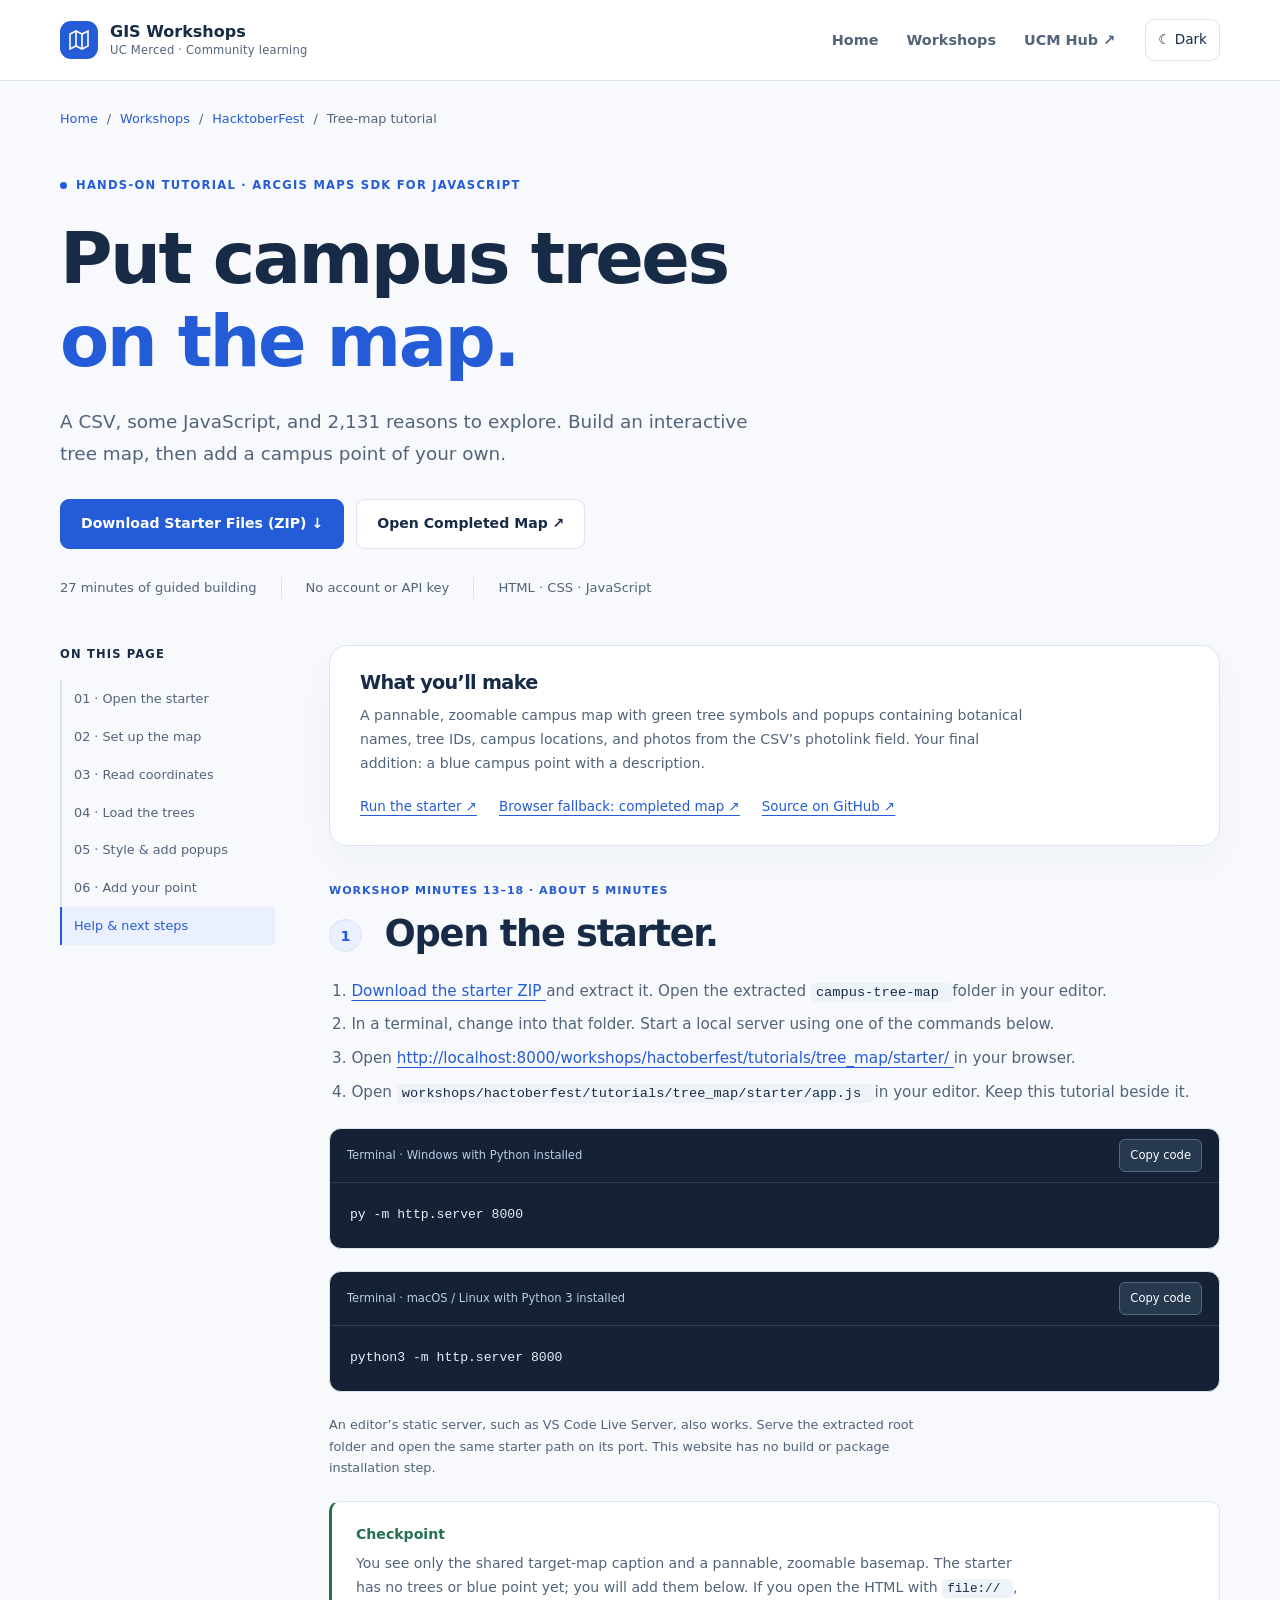
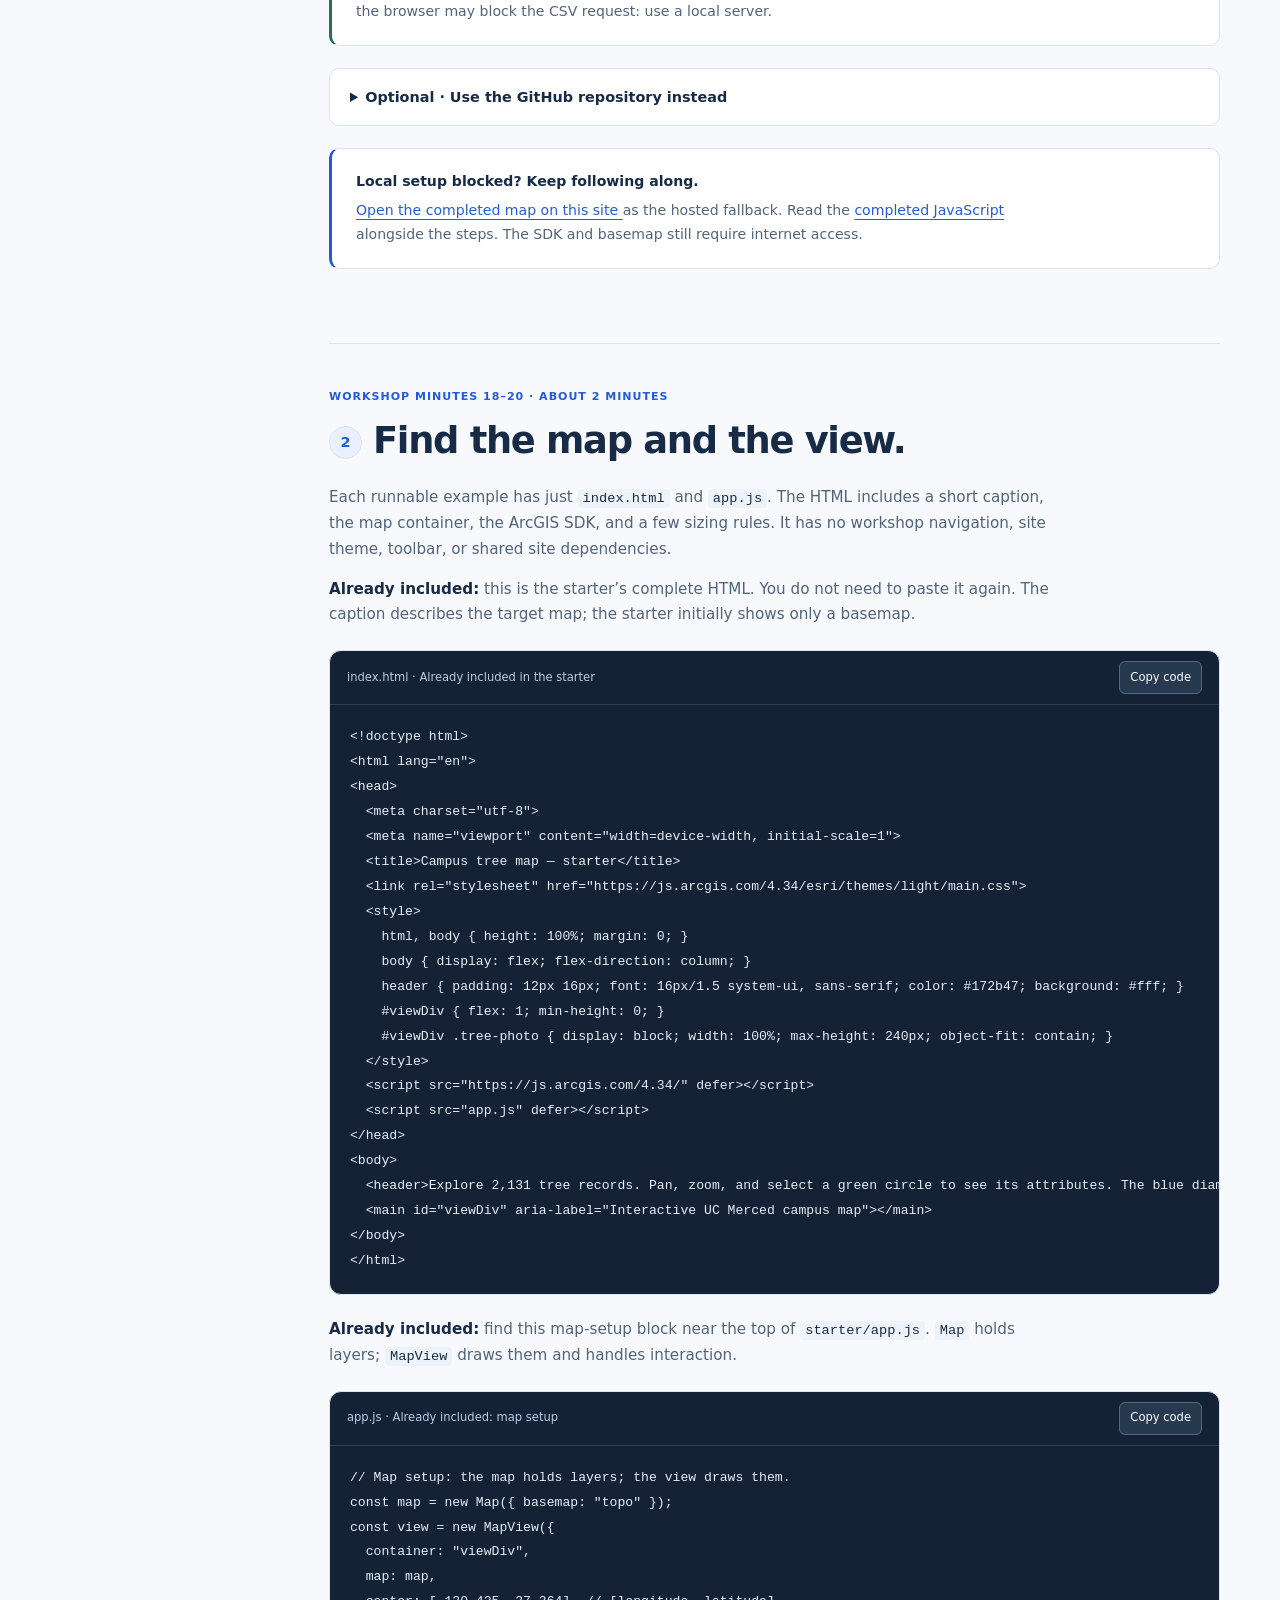
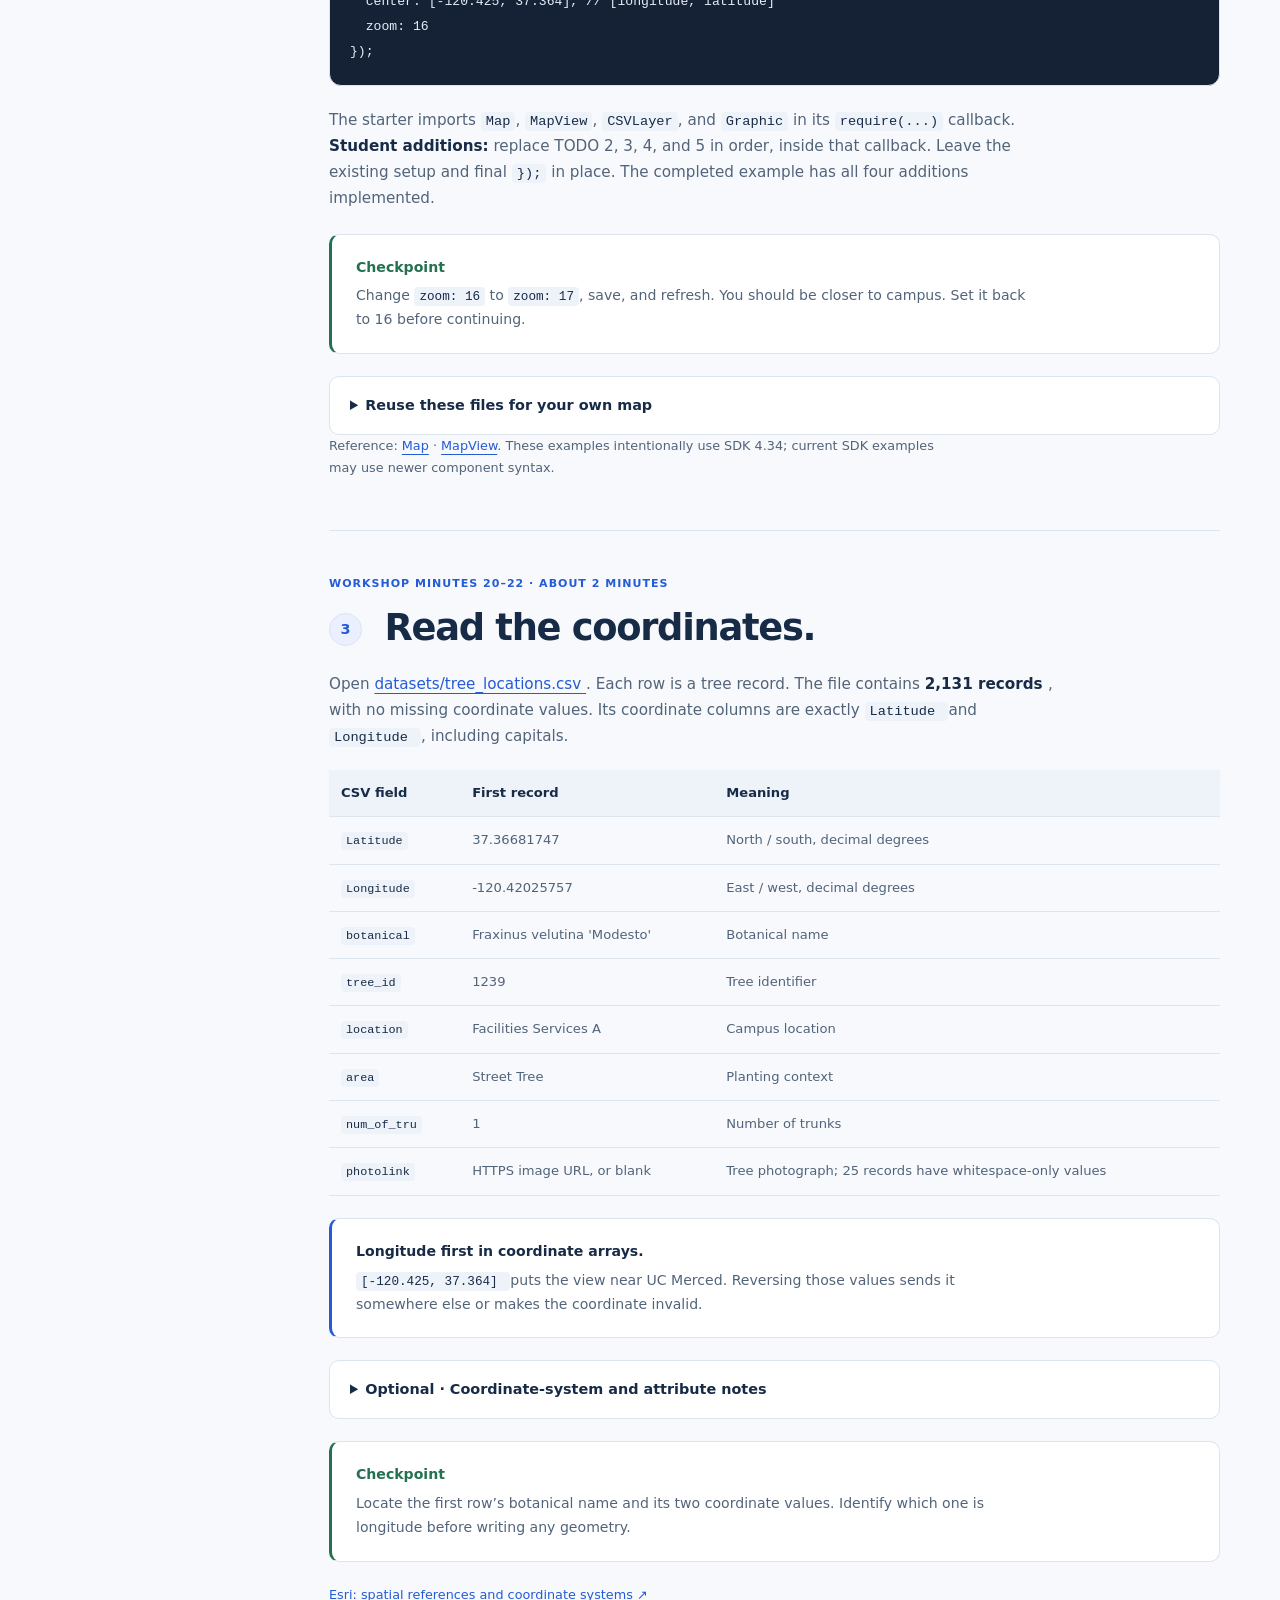
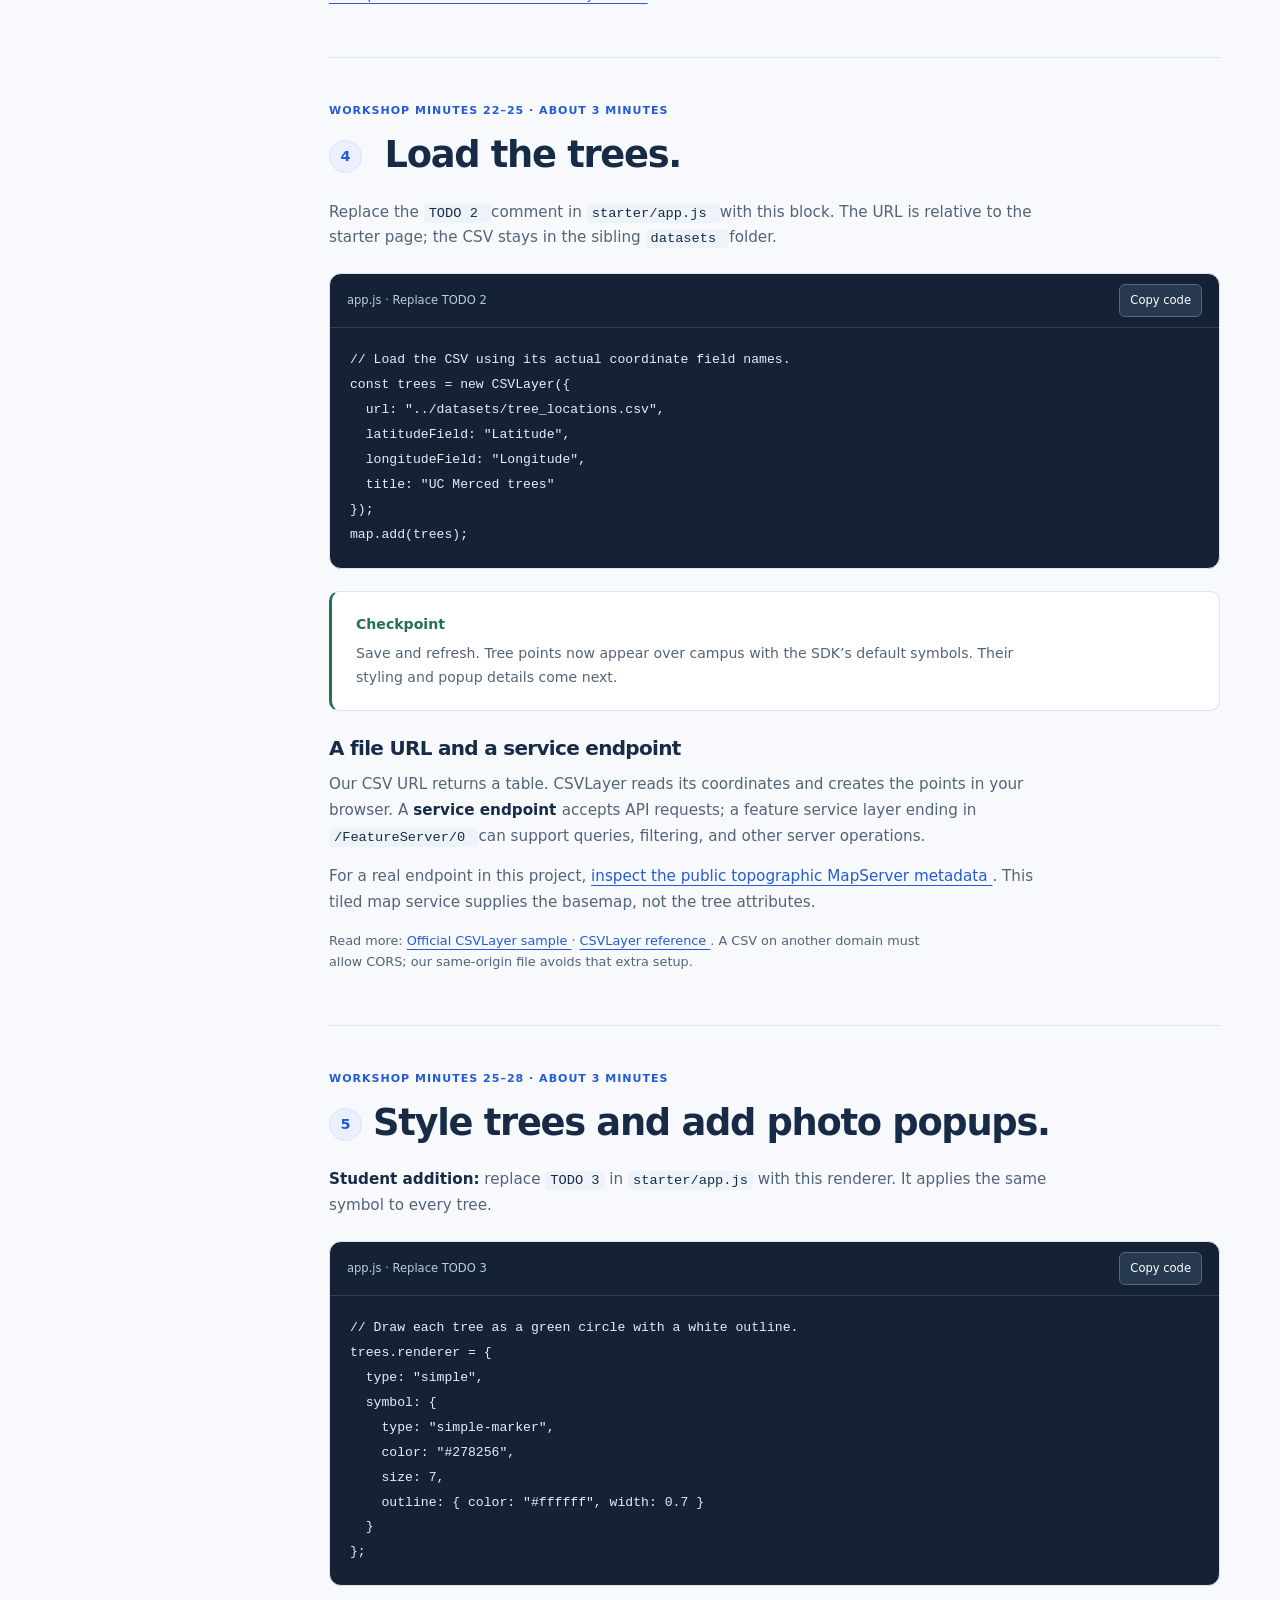
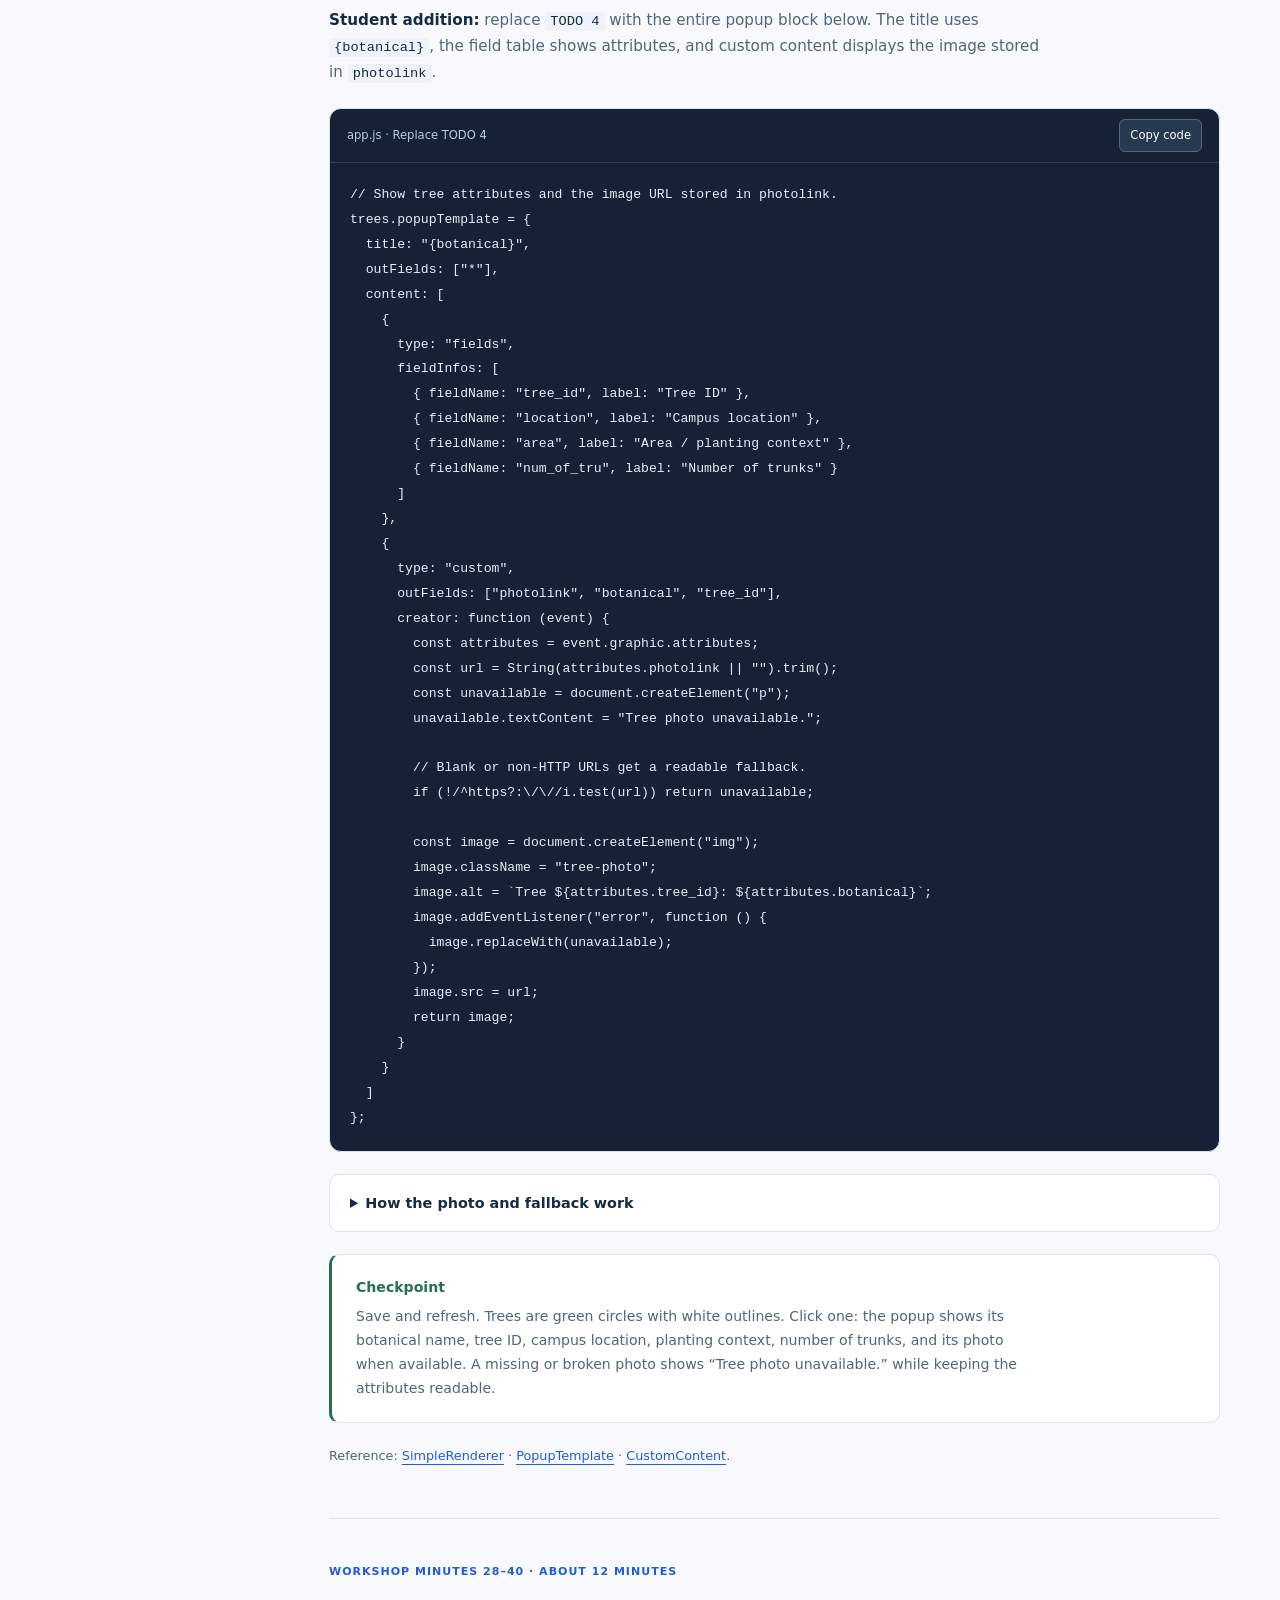
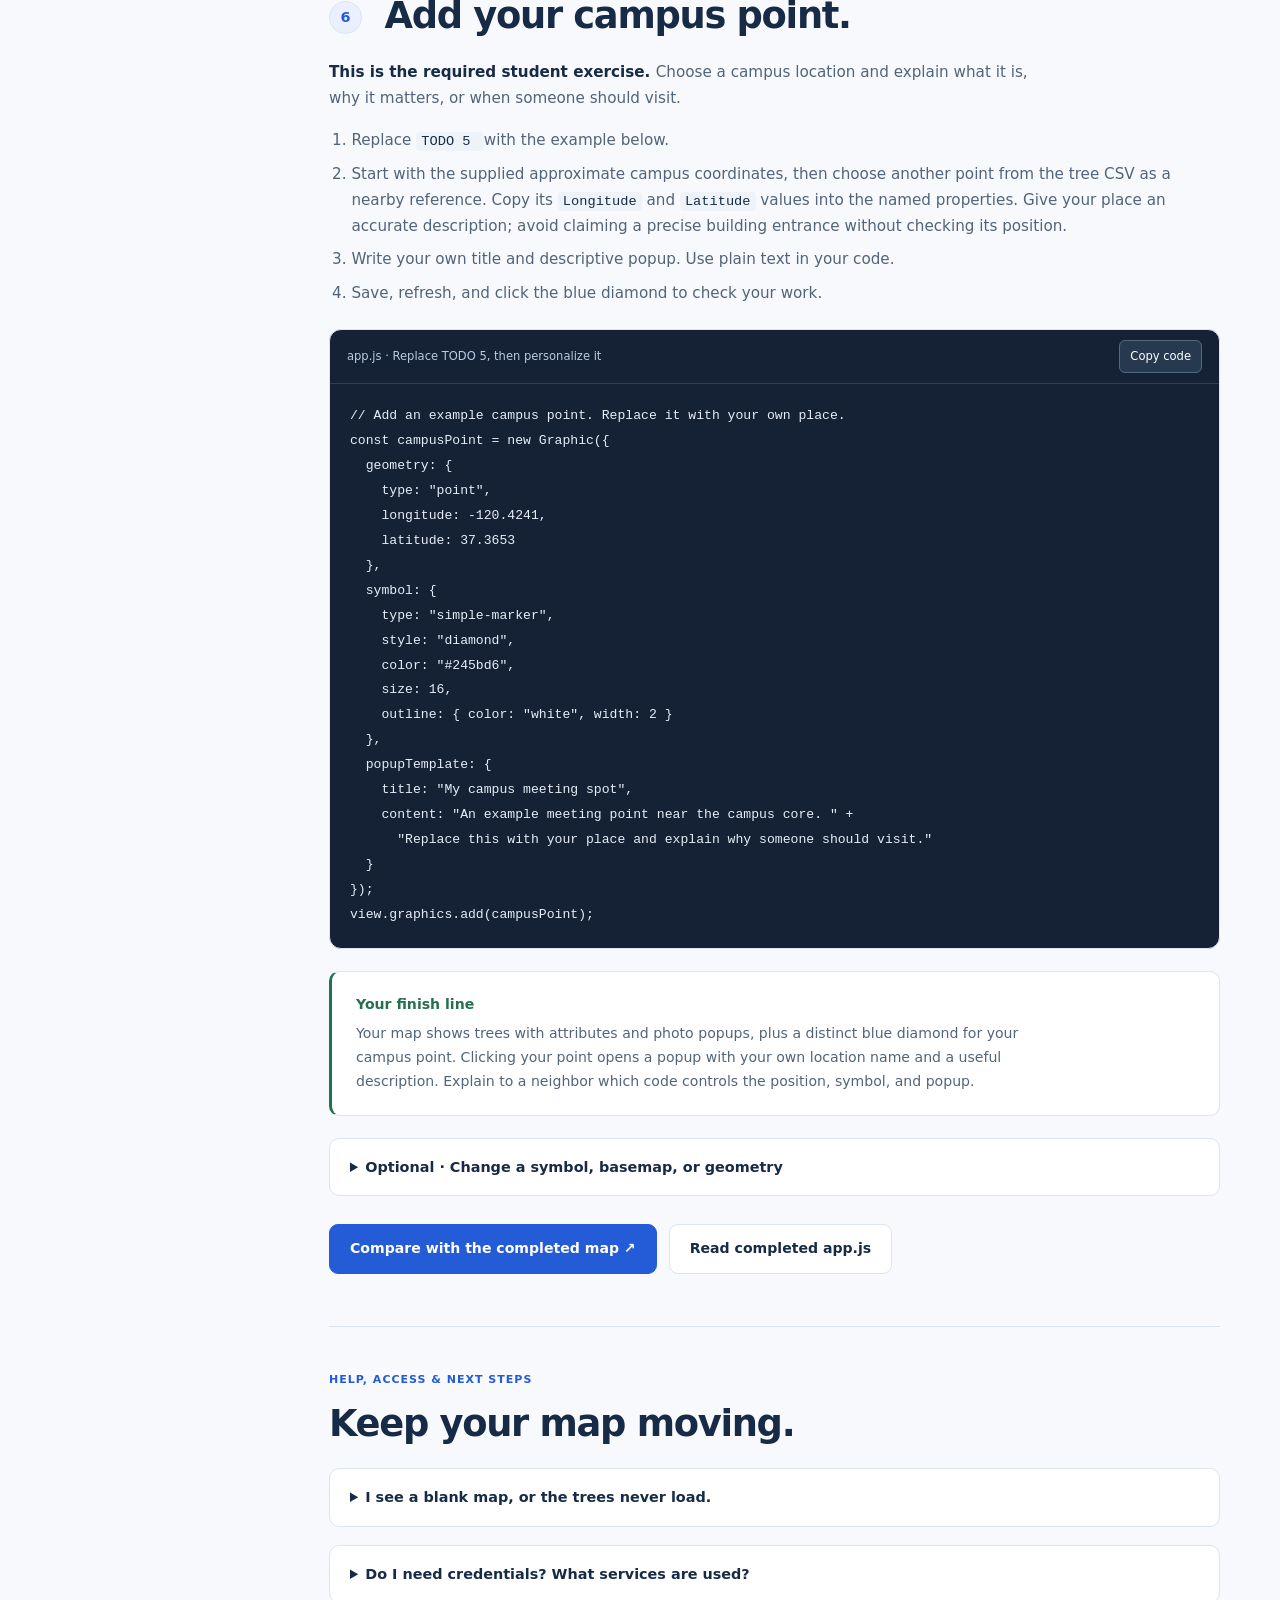
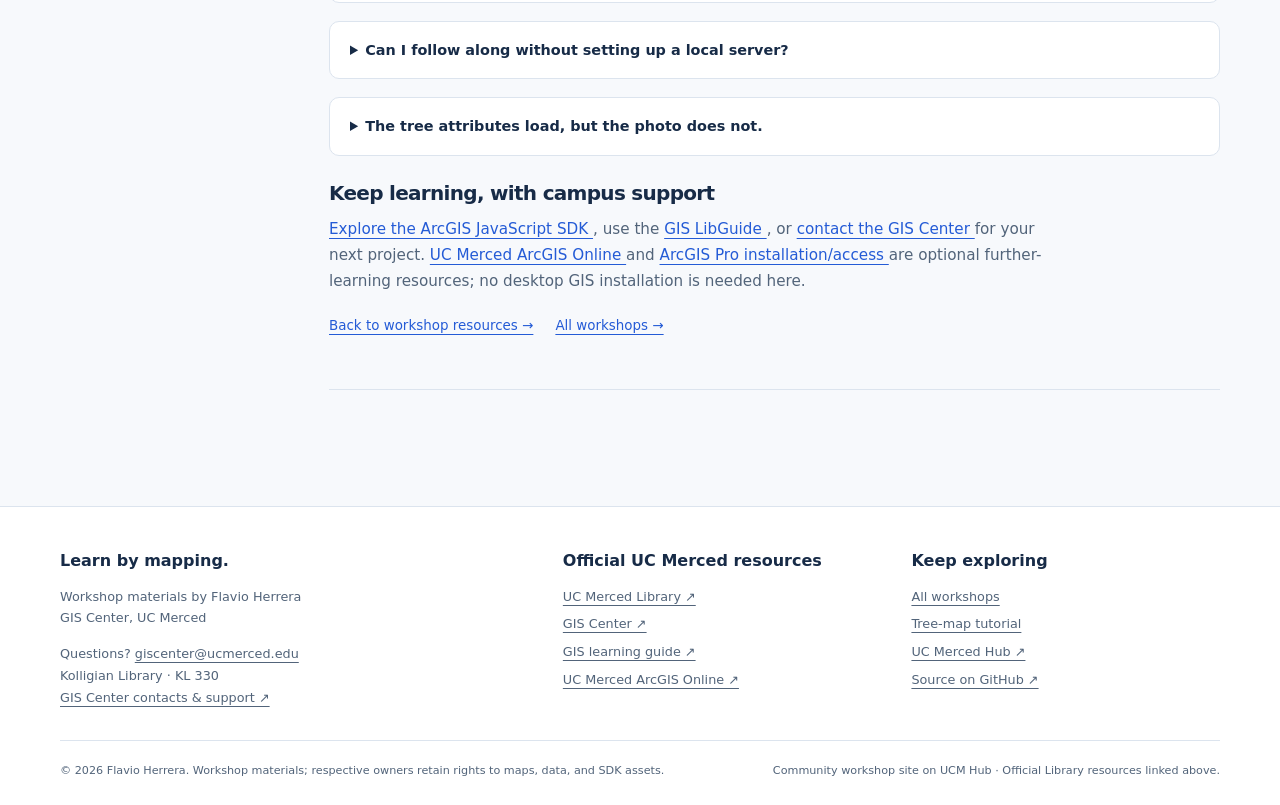
<file: workshops/hactoberfest/tutorials/tree_map/index.html>
<!doctype html>
<html lang="en">
  <head>
    <meta charset="utf-8">
    <meta name="viewport" content="width=device-width, initial-scale=1">
    <meta name="description" content="Build a UC Merced tree map with actual CSV data, the ArcGIS Maps SDK, and a campus point with a descriptive popup. Includes a starter download and completed example.">
    <meta name="color-scheme" content="light dark">
    <title>
      Campus tree-map tutorial | GIS Workshops · UC Merced
    </title>
    <script src="../../../../assets/theme.js">
    </script>
    <link rel="icon" href="../../../../assets/favicon.svg" type="image/svg+xml">
    <link rel="stylesheet" href="../../../../assets/site.css">
    <script src="../../../../assets/site.js" defer>
    </script>
  </head>
  <body>
    <a class="skip-link" href="#main">
      Skip to content
    </a>
    <header class="site-header">
      <div class="container navbar">
        <a class="brand" href="../../../../index.html">
          <span class="brand-icon" aria-hidden="true">
            <svg viewBox="0 0 24 24" fill="none" stroke="currentColor" stroke-width="1.6">
              <path d="m3 6 6-3 6 3 6-3v15l-6 3-6-3-6 3V6Z"/>
              <path d="M9 3v15m6-12v15"/>
            </svg>
          </span>
          <span>
            GIS Workshops
            <small>
              UC Merced · Community learning
            </small>
          </span>
        </a>
        <nav id="main-nav" class="nav-links" aria-label="Main navigation">
          <a href="../../../../index.html" >
            Home
          </a>
          <a href="../../../../workshops/index.html" >
            Workshops
          </a>
          <a href="https://ucmercedhub.com">
            UCM Hub
            <span aria-hidden="true">
              ↗
            </span>
          </a>
        </nav>
        <button class="theme-toggle" type="button" aria-label="Switch color theme">
          ☾ Dark
        </button>
        <button class="menu-toggle" type="button" aria-expanded="false" aria-controls="main-nav">
          Menu
        </button>
      </div>
    </header>
    <main id="main" class="container" tabindex="-1">
      <nav class="breadcrumb" aria-label="Breadcrumb">
        <a href="../../../../index.html">
          Home
        </a>
        <span aria-hidden="true">
          /
        </span>
        <a href="../../../index.html">
          Workshops
        </a>
        <span aria-hidden="true">
          /
        </span>
        <a href="../../index.html">
          HacktoberFest
        </a>
        <span aria-hidden="true">
          /
        </span>
        <span aria-current="page">
          Tree-map tutorial
        </span>
      </nav>
      <section class="hero compact">
        <div class="eyebrow">
          Hands-on tutorial · ArcGIS Maps SDK for JavaScript
        </div>
        <h1>
          Put campus trees
          <br>
          <span>
            on the map.
          </span>
        </h1>
        <p class="lead">
          A CSV, some JavaScript, and 2,131 reasons to explore. Build an interactive tree map, then add a campus point of your own.
        </p>
        <div class="actions">
          <a class="button" href="downloads/campus-tree-map-starter.zip" download>
            Download Starter Files (ZIP) ↓
          </a>
          <a class="button secondary" href="completed/index.html">
            Open Completed Map ↗
          </a>
        </div>
        <div class="meta">
          <span>
            27 minutes of guided building
          </span>
          <span>
            No account or API key
          </span>
          <span>
            HTML · CSS · JavaScript
          </span>
        </div>
      </section>
      <div class="page-layout">
        <aside class="toc">
          <nav aria-label="On this page">
            <strong>
              On this page
            </strong>
            <a href="#setup">
              01 · Open the starter
            </a>
            <a href="#map-setup">
              02 · Set up the map
            </a>
            <a href="#coordinates">
              03 · Read coordinates
            </a>
            <a href="#dataset">
              04 · Load the trees
            </a>
            <a href="#symbols">
              05 · Style
              &
              add popups
            </a>
            <a href="#your-point">
              06 · Add your point
            </a>
            <a href="#troubleshooting">
              Help
              &
              next steps
            </a>
          </nav>
        </aside>
        <div class="article">
          <div class="card intro-panel">
            <h2>
              What you’ll make
            </h2>
            <p>
              A pannable, zoomable campus map with green tree symbols and popups containing botanical names, tree IDs, campus locations, and photos from the CSV’s photolink field. Your final addition: a blue campus point with a description.
            </p>
            <div class="inline-links">
              <a href="starter/index.html">
                Run the starter ↗
              </a>
              <a href="completed/index.html">
                Browser fallback: completed map ↗
              </a>
              <a href="https://github.com/herreraflavio/giscenter.ucmercedhub.com">
                Source on GitHub ↗
              </a>
            </div>
          </div>
          <section id="setup">
            <div class="time">
              Workshop minutes 13–18 · About 5 minutes
            </div>
            <h2>
              <span class="step-number">
                1
              </span>
              Open the starter.
            </h2>
            <ol>
              <li>
                <a href="downloads/campus-tree-map-starter.zip" download>
                  Download the starter ZIP
                </a>
                and extract it. Open the extracted
                <code>
                  campus-tree-map
                </code>
                folder in your editor.
              </li>
              <li>
                In a terminal, change into that folder. Start a local server using one of the commands below.
              </li>
              <li>
                Open
                <a href="http://localhost:8000/workshops/hactoberfest/tutorials/tree_map/starter/">
                  http://localhost:8000/workshops/hactoberfest/tutorials/tree_map/starter/
                </a>
                in your browser.
              </li>
              <li>
                Open
                <code>
                  workshops/hactoberfest/tutorials/tree_map/starter/app.js
                </code>
                in your editor. Keep this tutorial beside it.
              </li>
            </ol>
            <div class="code-block">
              <div class="code-heading">
                <span>
                  Terminal · Windows with Python installed
                </span>
                <button class="copy-button" type="button" aria-label="Copy Terminal · Windows with Python installed" aria-live="polite">
                  Copy code
                </button>
              </div>
              <pre><code>py -m http.server 8000</code></pre>
            </div>
            <div class="code-block">
              <div class="code-heading">
                <span>
                  Terminal · macOS / Linux with Python 3 installed
                </span>
                <button class="copy-button" type="button" aria-label="Copy Terminal · macOS / Linux with Python 3 installed" aria-live="polite">
                  Copy code
                </button>
              </div>
              <pre><code>python3 -m http.server 8000</code></pre>
            </div>
            <p class="small">
              An editor’s static server, such as VS Code Live Server, also works. Serve the extracted root folder and open the same starter path on its port. This website has no build or package installation step.
            </p>
            <div class="callout success">
              <strong>
                Checkpoint
              </strong>
              <p>
                You see only the shared target-map caption and a pannable, zoomable basemap. The starter has no trees or blue point yet; you will add them below. If you open the HTML with
                <code>
                  file://
                </code>
                , the browser may block the CSV request: use a local server.
              </p>
            </div>
            <details>
              <summary>
                Optional · Use the GitHub repository instead
              </summary>
              <p>
                <a href="https://github.com/herreraflavio/giscenter.ucmercedhub.com">
                  Open the source repository
                </a>
                and choose Code → Download ZIP, or clone it using Git. Run the local server from the repository root. The bundled starter ZIP works independently of whether the newest workshop changes have been pushed to GitHub.
              </p>
            </details>
            <div class="callout">
              <strong>
                Local setup blocked? Keep following along.
              </strong>
              <p>
                <a href="completed/index.html">
                  Open the completed map on this site
                </a>
                as the hosted fallback. Read the
                <a href="completed/app.js">
                  completed JavaScript
                </a>
                alongside the steps. The SDK and basemap still require internet access.
              </p>
            </div>
          </section>
          <section id="map-setup">
  <div class="time">Workshop minutes 18–20 · About 2 minutes</div>
  <h2><span class="step-number">2</span>Find the map and the view.</h2>
  <p>Each runnable example has just <code>index.html</code> and <code>app.js</code>. The HTML includes a short caption, the map container, the ArcGIS SDK, and a few sizing rules. It has no workshop navigation, site theme, toolbar, or shared site dependencies.</p>
  <p><strong>Already included:</strong> this is the starter’s complete HTML. You do not need to paste it again. The caption describes the target map; the starter initially shows only a basemap.</p>
<div class="code-block" data-snippet="html">
  <div class="code-heading"><span>index.html · Already included in the starter</span><button class="copy-button" type="button" aria-label="Copy index.html · Already included in the starter" aria-live="polite">Copy code</button></div>
  <pre><code>&lt;!doctype html&gt;
&lt;html lang=&quot;en&quot;&gt;
&lt;head&gt;
  &lt;meta charset=&quot;utf-8&quot;&gt;
  &lt;meta name=&quot;viewport&quot; content=&quot;width=device-width, initial-scale=1&quot;&gt;
  &lt;title&gt;Campus tree map — starter&lt;/title&gt;
  &lt;link rel=&quot;stylesheet&quot; href=&quot;https://js.arcgis.com/4.34/esri/themes/light/main.css&quot;&gt;
  &lt;style&gt;
    html, body { height: 100%; margin: 0; }
    body { display: flex; flex-direction: column; }
    header { padding: 12px 16px; font: 16px/1.5 system-ui, sans-serif; color: #172b47; background: #fff; }
    #viewDiv { flex: 1; min-height: 0; }
    #viewDiv .tree-photo { display: block; width: 100%; max-height: 240px; object-fit: contain; }
  &lt;/style&gt;
  &lt;script src=&quot;https://js.arcgis.com/4.34/&quot; defer&gt;&lt;/script&gt;
  &lt;script src=&quot;app.js&quot; defer&gt;&lt;/script&gt;
&lt;/head&gt;
&lt;body&gt;
  &lt;header&gt;Explore 2,131 tree records. Pan, zoom, and select a green circle to see its attributes. The blue diamond is an example campus point.&lt;/header&gt;
  &lt;main id=&quot;viewDiv&quot; aria-label=&quot;Interactive UC Merced campus map&quot;&gt;&lt;/main&gt;
&lt;/body&gt;
&lt;/html&gt;</code></pre>
</div>
  <p><strong>Already included:</strong> find this map-setup block near the top of <code>starter/app.js</code>. <code>Map</code> holds layers; <code>MapView</code> draws them and handles interaction.</p>
<div class="code-block" data-snippet="setup">
  <div class="code-heading"><span>app.js · Already included: map setup</span><button class="copy-button" type="button" aria-label="Copy app.js · Already included: map setup" aria-live="polite">Copy code</button></div>
  <pre><code>// Map setup: the map holds layers; the view draws them.
const map = new Map({ basemap: &quot;topo&quot; });
const view = new MapView({
  container: &quot;viewDiv&quot;,
  map: map,
  center: [-120.425, 37.364], // [longitude, latitude]
  zoom: 16
});</code></pre>
</div>
  <p>The starter imports <code>Map</code>, <code>MapView</code>, <code>CSVLayer</code>, and <code>Graphic</code> in its <code>require(...)</code> callback. <strong>Student additions:</strong> replace TODO 2, 3, 4, and 5 in order, inside that callback. Leave the existing setup and final <code>});</code> in place. The completed example has all four additions implemented.</p>
  <div class="callout success"><strong>Checkpoint</strong><p>Change <code>zoom: 16</code> to <code>zoom: 17</code>, save, and refresh. You should be closer to campus. Set it back to 16 before continuing.</p></div>
  <details><summary>Reuse these files for your own map</summary><p>Copy an example’s <code>index.html</code> and <code>app.js</code>, and keep the CSV at <code>../datasets/tree_locations.csv</code> relative to the HTML page. If you move the CSV beside the HTML instead, change the layer URL to <code>tree_locations.csv</code>. No files from the website’s <code>assets</code> folder are required. Both examples deliberately use the SDK’s light UI so they work independently of the workshop theme.</p></details>
  <p class="small">Reference: <a href="https://developers.arcgis.com/javascript/latest/api-reference/esri-Map.html">Map</a> · <a href="https://developers.arcgis.com/javascript/latest/api-reference/esri-views-MapView.html">MapView</a>. These examples intentionally use SDK 4.34; current SDK examples may use newer component syntax.</p>
</section>
          <section id="coordinates">
            <div class="time">
              Workshop minutes 20–22 · About 2 minutes
            </div>
            <h2>
              <span class="step-number">
                3
              </span>
              Read the coordinates.
            </h2>
            <p>
              Open
              <a href="datasets/tree_locations.csv">
                datasets/tree_locations.csv
              </a>
              . Each row is a tree record. The file contains
              <strong>
                2,131 records
              </strong>
              , with no missing coordinate values. Its coordinate columns are exactly
              <code>
                Latitude
              </code>
              and
              <code>
                Longitude
              </code>
              , including capitals.
            </p>
            <div class="data-table">
              <table>
                <caption class="visually-hidden">
                  Actual fields and sample values from the first tree record
                </caption>
                <thead>
                  <tr>
                    <th scope="col">
                      CSV field
                    </th>
                    <th scope="col">
                      First record
                    </th>
                    <th scope="col">
                      Meaning
                    </th>
                  </tr>
                </thead>
                <tbody>
                  <tr>
                    <td>
                      <code>
                        Latitude
                      </code>
                    </td>
                    <td>
                      37.36681747
                    </td>
                    <td>
                      North / south, decimal degrees
                    </td>
                  </tr>
                  <tr>
                    <td>
                      <code>
                        Longitude
                      </code>
                    </td>
                    <td>
                      -120.42025757
                    </td>
                    <td>
                      East / west, decimal degrees
                    </td>
                  </tr>
                  <tr>
                    <td>
                      <code>
                        botanical
                      </code>
                    </td>
                    <td>
                      Fraxinus velutina 'Modesto'
                    </td>
                    <td>
                      Botanical name
                    </td>
                  </tr>
                  <tr>
                    <td>
                      <code>
                        tree_id
                      </code>
                    </td>
                    <td>
                      1239
                    </td>
                    <td>
                      Tree identifier
                    </td>
                  </tr>
                  <tr>
                    <td>
                      <code>
                        location
                      </code>
                    </td>
                    <td>
                      Facilities Services A
                    </td>
                    <td>
                      Campus location
                    </td>
                  </tr>
                  <tr>
                    <td>
                      <code>
                        area
                      </code>
                    </td>
                    <td>
                      Street Tree
                    </td>
                    <td>
                      Planting context
                    </td>
                  </tr>
                  <tr>
                    <td>
                      <code>
                        num_of_tru
                      </code>
                    </td>
                    <td>
                      1
                    </td>
                    <td>
                      Number of trunks
                    </td>
                  </tr>
                <tr><td><code>photolink</code></td><td>HTTPS image URL, or blank</td><td>Tree photograph; 25 records have whitespace-only values</td></tr>
</tbody>
              </table>
            </div>
            <div class="callout">
              <strong>
                Longitude first in coordinate arrays.
              </strong>
              <p>
                <code>
                  [-120.425, 37.364]
                </code>
                puts the view near UC Merced. Reversing those values sends it somewhere else or makes the coordinate invalid.
              </p>
            </div>
            <details>
              <summary>
                Optional · Coordinate-system and attribute notes
              </summary>
              <p>
                The accompanying export metadata records
                <code>
                  CalculateGeometryAttributes
                </code>
                computing
                <code>
                  Longitude POINT_X
                </code>
                and
                <code>
                  Latitude POINT_Y
                </code>
                in
                <strong>
                  WGS 84 (EPSG:4326), decimal degrees
                </strong>
                . Those are the columns used by CSVLayer. An older State Plane California III / feet reference (EPSG:2227) in the metadata describes the source geometry, not these exported coordinate values.
              </p>
              <p>
                Latitude ranges from 37.35994339 to 37.36805725; longitude from -120.43215179 to -120.41806030. The photo URL is in <code>photolink</code>. There are 2,106 HTTPS photo URLs and 25 whitespace-only values. Other columns are
                <code>
                  point_id
                </code>
                ,
                <code>
                  source_glo
                </code>
                ,
                <code>
                  featuretyp
                </code>
                ,
                <code>
                  species_id
                </code>
                ,
                <code>
                  status
                </code>
                ,
                and
                <code>
                  F_
                </code>
                . No status-code dictionary is included, so we do not interpret those codes or filter the records by status. The workshop data is a supplied snapshot, not a claim about the current inventory.
              </p>
              <p>
                <a href="datasets/tree_locations.csv.xml">
                  View export metadata
                </a>
                ·
                <a href="datasets/schema.ini">
                  View field schema
                </a>
              </p>
            </details>
            <div class="callout success">
              <strong>
                Checkpoint
              </strong>
              <p>
                Locate the first row’s botanical name and its two coordinate values. Identify which one is longitude before writing any geometry.
              </p>
            </div>
            <p class="small">
              <a href="https://developers.arcgis.com/javascript/latest/api-reference/esri-geometry-SpatialReference.html">
                Esri: spatial references and coordinate systems ↗
              </a>
            </p>
          </section>
          <section id="dataset">
            <div class="time">
              Workshop minutes 22–25 · About 3 minutes
            </div>
            <h2>
              <span class="step-number">
                4
              </span>
              Load the trees.
            </h2>
            <p>
              Replace the
              <code>
                TODO 2
              </code>
              comment in
              <code>
                starter/app.js
              </code>
              with this block. The URL is relative to the starter page; the CSV stays in the sibling
              <code>
                datasets
              </code>
              folder.
            </p>
            <div class="code-block">
              <div class="code-heading">
                <span>
                  app.js · Replace TODO 2
                </span>
                <button class="copy-button" type="button" aria-label="Copy app.js · Replace TODO 2" aria-live="polite">
                  Copy code
                </button>
              </div>
              <pre><code>// Load the CSV using its actual coordinate field names.
const trees = new CSVLayer({
  url: &quot;../datasets/tree_locations.csv&quot;,
  latitudeField: &quot;Latitude&quot;,
  longitudeField: &quot;Longitude&quot;,
  title: &quot;UC Merced trees&quot;
});
map.add(trees);</code></pre>
            </div>
            <div class="callout success">
              <strong>
                Checkpoint
              </strong>
              <p>
                Save and refresh. Tree points now appear over campus with the SDK’s default symbols. Their styling and popup details come next.
              </p>
            </div>
            <h3>
              A file URL and a service endpoint
            </h3>
            <p>
              Our CSV URL returns a table. CSVLayer reads its coordinates and creates the points in your browser. A
              <strong>
                service endpoint
              </strong>
              accepts API requests; a feature service layer ending in
              <code>
                /FeatureServer/0
              </code>
              can support queries, filtering, and other server operations.
            </p>
            <p>
              For a real endpoint in this project,
              <a href="https://services.arcgisonline.com/ArcGIS/rest/services/World_Topo_Map/MapServer?f=pjson">
                inspect the public topographic MapServer metadata
              </a>
              . This tiled map service supplies the basemap, not the tree attributes.
            </p>
            <p class="small">
              Read more:
              <a href="https://developers.arcgis.com/javascript/latest/sample-code/layers-csv/">
                Official CSVLayer sample
              </a>
              ·
              <a href="https://developers.arcgis.com/javascript/latest/api-reference/esri-layers-CSVLayer.html">
                CSVLayer reference
              </a>
              . A CSV on another domain must allow CORS; our same-origin file avoids that extra setup.
            </p>
          </section>
          <section id="symbols">
  <div class="time">Workshop minutes 25–28 · About 3 minutes</div>
  <h2><span class="step-number">5</span>Style trees and add photo popups.</h2>
  <p><strong>Student addition:</strong> replace <code>TODO 3</code> in <code>starter/app.js</code> with this renderer. It applies the same symbol to every tree.</p>
<div class="code-block" data-snippet="symbols">
  <div class="code-heading"><span>app.js · Replace TODO 3</span><button class="copy-button" type="button" aria-label="Copy app.js · Replace TODO 3" aria-live="polite">Copy code</button></div>
  <pre><code>// Draw each tree as a green circle with a white outline.
trees.renderer = {
  type: &quot;simple&quot;,
  symbol: {
    type: &quot;simple-marker&quot;,
    color: &quot;#278256&quot;,
    size: 7,
    outline: { color: &quot;#ffffff&quot;, width: 0.7 }
  }
};</code></pre>
</div>
  <p><strong>Student addition:</strong> replace <code>TODO 4</code> with the entire popup block below. The title uses <code>{botanical}</code>, the field table shows attributes, and custom content displays the image stored in <code>photolink</code>.</p>
<div class="code-block" data-snippet="popup">
  <div class="code-heading"><span>app.js · Replace TODO 4</span><button class="copy-button" type="button" aria-label="Copy app.js · Replace TODO 4" aria-live="polite">Copy code</button></div>
  <pre><code>// Show tree attributes and the image URL stored in photolink.
trees.popupTemplate = {
  title: &quot;{botanical}&quot;,
  outFields: [&quot;*&quot;],
  content: [
    {
      type: &quot;fields&quot;,
      fieldInfos: [
        { fieldName: &quot;tree_id&quot;, label: &quot;Tree ID&quot; },
        { fieldName: &quot;location&quot;, label: &quot;Campus location&quot; },
        { fieldName: &quot;area&quot;, label: &quot;Area / planting context&quot; },
        { fieldName: &quot;num_of_tru&quot;, label: &quot;Number of trunks&quot; }
      ]
    },
    {
      type: &quot;custom&quot;,
      outFields: [&quot;photolink&quot;, &quot;botanical&quot;, &quot;tree_id&quot;],
      creator: function (event) {
        const attributes = event.graphic.attributes;
        const url = String(attributes.photolink || &quot;&quot;).trim();
        const unavailable = document.createElement(&quot;p&quot;);
        unavailable.textContent = &quot;Tree photo unavailable.&quot;;

        // Blank or non-HTTP URLs get a readable fallback.
        if (!/^https?:\/\//i.test(url)) return unavailable;

        const image = document.createElement(&quot;img&quot;);
        image.className = &quot;tree-photo&quot;;
        image.alt = `Tree ${attributes.tree_id}: ${attributes.botanical}`;
        image.addEventListener(&quot;error&quot;, function () {
          image.replaceWith(unavailable);
        });
        image.src = url;
        return image;
      }
    }
  ]
};</code></pre>
</div>
  <details><summary>How the photo and fallback work</summary><p><code>outFields</code> makes the attributes available to the popup. The photo callback reads <code>event.graphic.attributes.photolink</code> and trims whitespace. It creates an image with a descriptive alt text, rather than inserting data as HTML. Only HTTP or HTTPS URLs are accepted. Blank or invalid values immediately show “Tree photo unavailable.”; an image-load error replaces the image with the same message. The attribute table remains visible in every case.</p><p>The <code>#viewDiv .tree-photo</code> rule is already in both HTML files: images fit the popup’s width and are at most 240 pixels tall, with their aspect ratio preserved. Photo hosts need to be reachable over the network; no photos are bundled or invented.</p></details>
  <div class="callout success"><strong>Checkpoint</strong><p>Save and refresh. Trees are green circles with white outlines. Click one: the popup shows its botanical name, tree ID, campus location, planting context, number of trunks, and its photo when available. A missing or broken photo shows “Tree photo unavailable.” while keeping the attributes readable.</p></div>
  <p class="small">Reference: <a href="https://developers.arcgis.com/javascript/latest/api-reference/esri-renderers-SimpleRenderer.html">SimpleRenderer</a> · <a href="https://developers.arcgis.com/javascript/latest/api-reference/esri-PopupTemplate.html">PopupTemplate</a> · <a href="https://developers.arcgis.com/javascript/latest/api-reference/esri-popup-content-CustomContent.html">CustomContent</a>.</p>
</section>
          <section id="your-point">
            <div class="time">
              Workshop minutes 28–40 · About 12 minutes
            </div>
            <h2>
              <span class="step-number">
                6
              </span>
              Add your campus point.
            </h2>
            <p>
              <strong>
                This is the required student exercise.
              </strong>
              Choose a campus location and explain what it is, why it matters, or when someone should visit.
            </p>
            <ol>
              <li>
                Replace
                <code>
                  TODO 5
                </code>
                with the example below.
              </li>
              <li>
                Start with the supplied approximate campus coordinates, then choose another point from the tree CSV as a nearby reference. Copy its <code>Longitude</code> and <code>Latitude</code> values into the named properties. Give your place an accurate description; avoid claiming a precise building entrance without checking its position.
              </li>
              <li>
                Write your own title and descriptive popup. Use plain text in your code.
              </li>
              <li>
                Save, refresh, and click the blue diamond to check your work.
              </li>
            </ol>
            <div class="code-block">
              <div class="code-heading">
                <span>
                  app.js · Replace TODO 5, then personalize it
                </span>
                <button class="copy-button" type="button" aria-label="Copy app.js · Replace TODO 5, then personalize it" aria-live="polite">
                  Copy code
                </button>
              </div>
              <pre><code>// Add an example campus point. Replace it with your own place.
const campusPoint = new Graphic({
  geometry: {
    type: &quot;point&quot;,
    longitude: -120.4241,
    latitude: 37.3653
  },
  symbol: {
    type: &quot;simple-marker&quot;,
    style: &quot;diamond&quot;,
    color: &quot;#245bd6&quot;,
    size: 16,
    outline: { color: &quot;white&quot;, width: 2 }
  },
  popupTemplate: {
    title: &quot;My campus meeting spot&quot;,
    content: &quot;An example meeting point near the campus core. &quot; +
      &quot;Replace this with your place and explain why someone should visit.&quot;
  }
});
view.graphics.add(campusPoint);</code></pre>
            </div>
            <div class="callout success">
              <strong>
                Your finish line
              </strong>
              <p>
                Your map shows trees with attributes and photo popups, plus a distinct blue diamond for your campus point. Clicking your point opens a popup with your own location name and a useful description. Explain to a neighbor which code controls the position, symbol, and popup.
              </p>
            </div>
            <details>
              <summary>
                Optional · Change a symbol, basemap, or geometry
              </summary>
              <ul>
                <li>
                  <strong>
                    Symbol:
                  </strong>
                  try a different tree color or change
                  <code>
                    size: 7
                  </code>
                  to
                  <code>
                    size: 10
                  </code>
                  .
                </li>
                <li>
                  <strong>
                    Basemap:
                  </strong>
                  change
                  <code>
                    basemap: "topo"
                  </code>
                  to
                  <code>
                    basemap: "satellite"
                  </code>
                  . Both use public Esri raster services in this SDK version.
                </li>
                <li>
                  <strong>
                    Geometry:
                  </strong>
                  try adding a polyline for a walking route or a polygon for an outdoor gathering area. These need multiple coordinate pairs; see the
                  <a href="https://developers.arcgis.com/javascript/latest/api-reference/esri-Graphic.html">
                    Graphic reference
                  </a>
                  .
                </li>
              </ul>
            </details>
            <div class="actions">
              <a class="button" href="completed/index.html">
                Compare with the completed map ↗
              </a>
              <a class="button secondary" href="completed/app.js">
                Read completed app.js
              </a>
            </div>
          </section>
          <section id="troubleshooting">
            <div class="time">
              Help, access
              &amp;
              next steps
            </div>
            <h2>
              Keep your map moving.
            </h2>
            <details>
              <summary>
                I see a blank map, or the trees never load.
              </summary>
              <ul>
                <li>
                  Use
                  <code>
                    http://localhost
                  </code>
                  instead of opening an HTML file directly.
                </li>
                <li>
                  Check internet access to
                  <code>
                    js.arcgis.com
                  </code>
                  and
                  <code>
                    services.arcgisonline.com
                  </code>
                  . A school network or content blocker may block them.
                </li>
                <li>
                  Keep
                  <code>
                    datasets
                  </code>
                  beside
                  <code>
                    starter
                  </code>
                  , and preserve the filename and capitalized coordinate fields.
                </li>
                <li>
                  Put snippets inside the starter’s
                  <code>
                    require
                  </code>
                  callback in TODO order. Check your browser’s developer console for a missing comma, brace, or variable.
                </li>
                <li>
                  If port 8000 is occupied, use
                  <code>
                    py -m http.server 8001
                  </code>
                  (or
                  <code>
                    python3
                  </code>
                  ) and open port 8001 instead.
                </li>
              </ul>
            </details>
            <details>
              <summary>
                Do I need credentials? What services are used?
              </summary>
              <p>
                <strong>
                  No credentials are required for the supplied example.
                </strong>
                It uses the pinned ArcGIS Maps SDK for JavaScript 4.34 CDN, the local CSV, and public Esri raster services:
                <a href="https://services.arcgisonline.com/ArcGIS/rest/services/World_Topo_Map/MapServer">
                  World Topographic Map
                </a>
                and
                <a href="https://services.arcgisonline.com/ArcGIS/rest/services/World_Imagery/MapServer">
                  World Imagery
                </a>
                . Keep the SDK’s Esri and data-provider attribution visible.
              </p>
              <p>
                These are distinct from authenticated ArcGIS location services. Switching to a basemap style such as
                <code>
                  arcgis/topographic
                </code>
                , a private layer, or another secured service may require an ArcGIS account, an API key, or OAuth and appropriate privileges. Follow that service’s access requirements; never put account passwords in your code. Service access and network availability can change.
              </p>
            </details>
            <details>
              <summary>
                Can I follow along without setting up a local server?
              </summary>
              <p>
                Open the completed map using the links above to explore the trees in your browser. Read its JavaScript beside the tutorial to follow each step. To save and run your own code changes, download the starter and serve it locally when you are ready.
              </p>
            </details>
            <details><summary>The tree attributes load, but the photo does not.</summary><p>Some records have no photo URL. Check <code>photolink</code> in the CSV: whitespace-only values show the fallback. A photo host may also be unavailable or blocked. The map will keep the attributes visible and show “Tree photo unavailable.” for an image-load error. Check your connection to the URL’s host; you do not need to change the tree coordinates.</p></details>
            <h3>
              Keep learning, with campus support
            </h3>
            <p>
              <a href="https://developers.arcgis.com/javascript/latest/">
                Explore the ArcGIS JavaScript SDK
              </a>
              , use the
              <a href="https://libguides.ucmerced.edu/GIS-Center">
                GIS LibGuide
              </a>
              , or
              <a href="https://library.ucmerced.edu/giscontacts">
                contact the GIS Center
              </a>
              for your next project.
              <a href="https://ucmerced.maps.arcgis.com/">
                UC Merced ArcGIS Online
              </a>
              and
              <a href="https://libguides.ucmerced.edu/GIS-Center/ArcGIS-Pro">
                ArcGIS Pro installation/access
              </a>
              are optional further-learning resources; no desktop GIS installation is needed here.
            </p>
            <div class="inline-links">
              <a href="../../index.html#resources">
                Back to workshop resources →
              </a>
              <a href="../../../index.html">
                All workshops →
              </a>
            </div>
          </section>
        </div>
      </div>
    </main>
    <footer class="site-footer">
      <div class="container">
        <div class="footer-grid">
          <div>
            <h2>
              Learn by mapping.
            </h2>
            <p>
              Workshop materials by Flavio Herrera
              <br>
              GIS Center, UC Merced
            </p>
            <p>
              Questions?
              <a href="mailto:giscenter@ucmerced.edu">
                giscenter@ucmerced.edu
              </a>
              <br>
              Kolligian Library · KL 330
              <br>
              <a href="https://library.ucmerced.edu/giscontacts">
                GIS Center contacts
                &amp;
                support ↗
              </a>
            </p>
          </div>
          <div>
            <h2>
              Official UC Merced resources
            </h2>
            <div class="footer-links">
              <a href="https://library.ucmerced.edu/">
                UC Merced Library ↗
              </a>
              <a href="https://library.ucmerced.edu/gis">
                GIS Center ↗
              </a>
              <a href="https://libguides.ucmerced.edu/GIS-Center">
                GIS learning guide ↗
              </a>
              <a href="https://ucmerced.maps.arcgis.com/">
                UC Merced ArcGIS Online ↗
              </a>
            </div>
          </div>
          <div>
            <h2>
              Keep exploring
            </h2>
            <div class="footer-links">
              <a href="../../../../workshops/index.html">
                All workshops
              </a>
              <a href="../../../../workshops/hactoberfest/tutorials/tree_map/index.html">
                Tree-map tutorial
              </a>
              <a href="https://ucmercedhub.com">
                UC Merced Hub ↗
              </a>
              <a href="https://github.com/herreraflavio/giscenter.ucmercedhub.com">
                Source on GitHub ↗
              </a>
            </div>
          </div>
        </div>
        <div class="footer-bottom">
          <span>
            © 2026 Flavio Herrera. Workshop materials; respective owners retain rights to maps, data, and SDK assets.
          </span>
          <span>
            Community workshop site on UCM Hub · Official Library resources linked above.
          </span>
        </div>
      </div>
    </footer>
  </body>
</html>
</file>
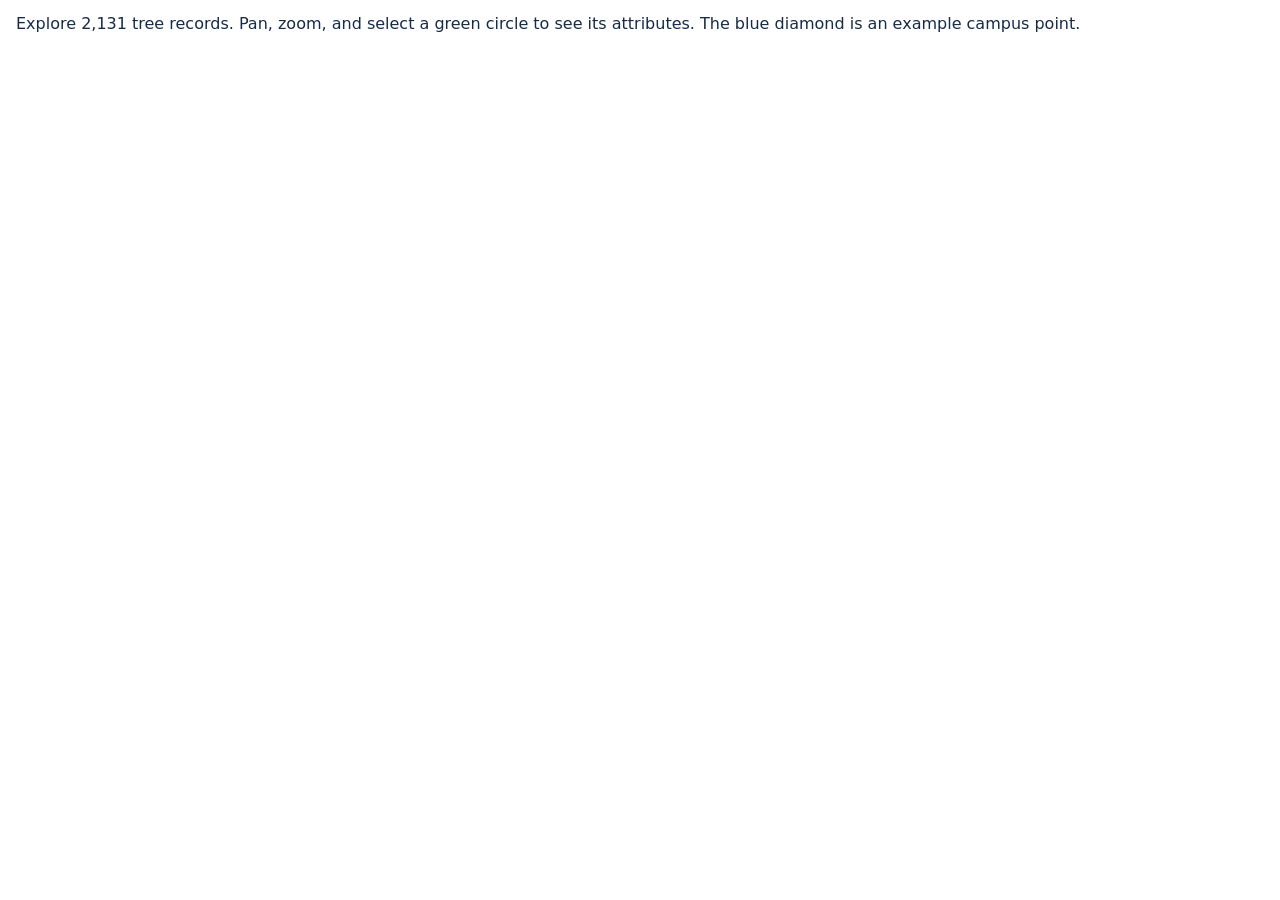
<file: workshops/hactoberfest/tutorials/tree_map/completed/index.html>
<!doctype html>
<html lang="en">
<head>
  <meta charset="utf-8">
  <meta name="viewport" content="width=device-width, initial-scale=1">
  <title>Campus tree map — completed</title>
  <link rel="stylesheet" href="https://js.arcgis.com/4.34/esri/themes/light/main.css">
  <style>
    html, body { height: 100%; margin: 0; }
    body { display: flex; flex-direction: column; }
    header { padding: 12px 16px; font: 16px/1.5 system-ui, sans-serif; color: #172b47; background: #fff; }
    #viewDiv { flex: 1; min-height: 0; }
    #viewDiv .tree-photo { display: block; width: 100%; max-height: 240px; object-fit: contain; }
  </style>
  <script src="https://js.arcgis.com/4.34/" defer></script>
  <script src="app.js" defer></script>
</head>
<body>
  <header>Explore 2,131 tree records. Pan, zoom, and select a green circle to see its attributes. The blue diamond is an example campus point.</header>
  <main id="viewDiv" aria-label="Interactive UC Merced campus map"></main>
</body>
</html>
</file>
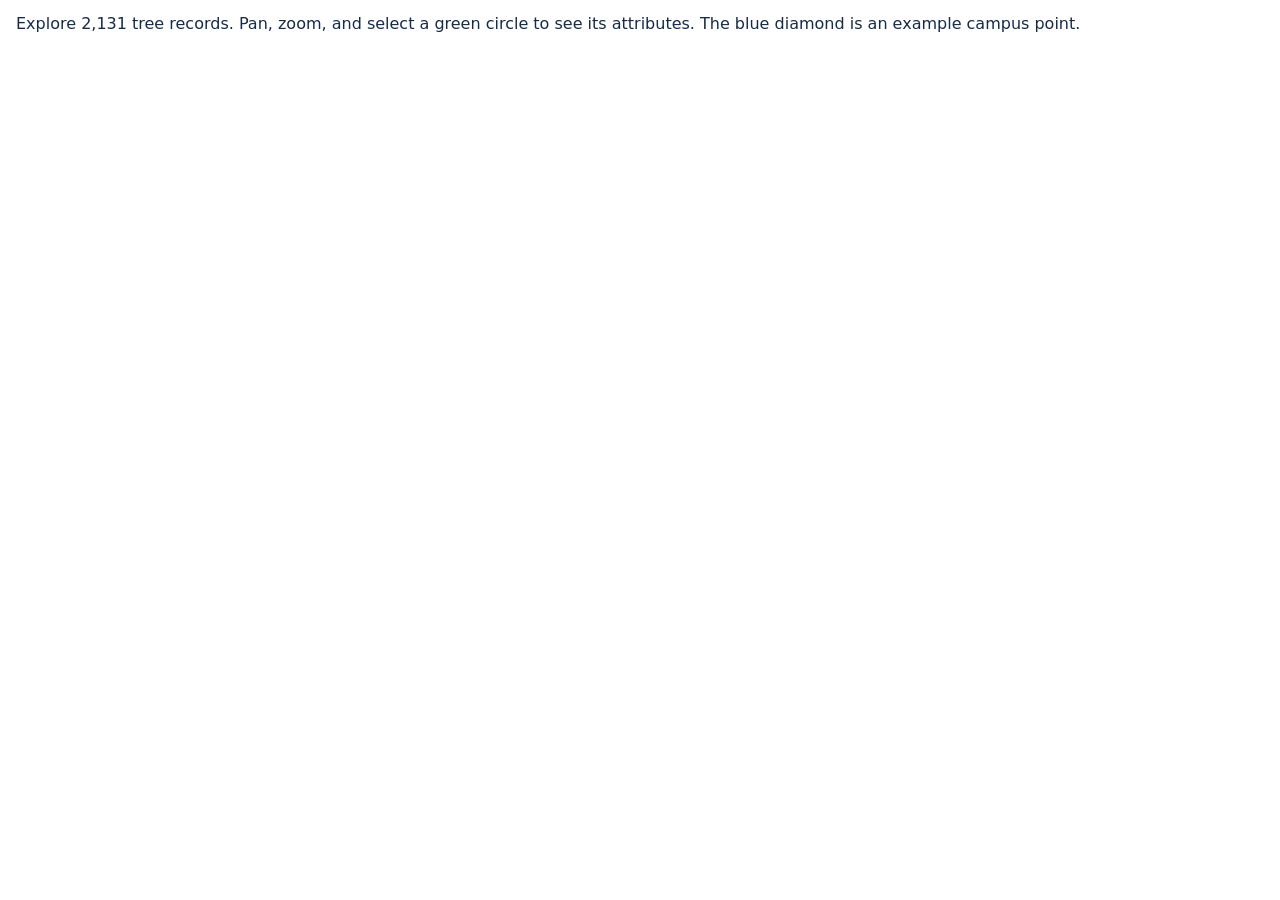
<file: workshops/hactoberfest/tutorials/tree_map/starter/index.html>
<!doctype html>
<html lang="en">
<head>
  <meta charset="utf-8">
  <meta name="viewport" content="width=device-width, initial-scale=1">
  <title>Campus tree map — starter</title>
  <link rel="stylesheet" href="https://js.arcgis.com/4.34/esri/themes/light/main.css">
  <style>
    html, body { height: 100%; margin: 0; }
    body { display: flex; flex-direction: column; }
    header { padding: 12px 16px; font: 16px/1.5 system-ui, sans-serif; color: #172b47; background: #fff; }
    #viewDiv { flex: 1; min-height: 0; }
    #viewDiv .tree-photo { display: block; width: 100%; max-height: 240px; object-fit: contain; }
  </style>
  <script src="https://js.arcgis.com/4.34/" defer></script>
  <script src="app.js" defer></script>
</head>
<body>
  <header>Explore 2,131 tree records. Pan, zoom, and select a green circle to see its attributes. The blue diamond is an example campus point.</header>
  <main id="viewDiv" aria-label="Interactive UC Merced campus map"></main>
</body>
</html>
</file>
<file: assets/site.css>
/* Shared styles. No build step or external fonts required. */
:root {
  color-scheme:light;
  --bg:#f7f9fc;
  --surface:#fff;
  --soft:#eef3fa;
  --ink:#172b47;
  --muted:#52647a;
  --line:#dce4ee;
  --blue:#245bd6;
  --blue-soft:#eaf0ff;
  --green:#23714f;
  --shadow:0 16px 40px #18304c09;
}
:root[data-theme=dark] {
  color-scheme:dark;
  --bg:#10161f;
  --surface:#171f2b;
  --soft:#202d3d;
  --ink:#edf3fc;
  --muted:#b0bfd3;
  --line:#334154;
  --blue:#91b6ff;
  --blue-soft:#223353;
  --green:#83d4ae;
  --shadow:0 16px 40px #0002;
}
* {
  box-sizing:border-box;
}
html {
  scroll-behavior:smooth;
  scroll-padding-top:110px;
}
body {
  margin:0;
  background:var(--bg);
  color:var(--ink);
  font:16px/1.7 system-ui,-apple-system,BlinkMacSystemFont,"Segoe UI",sans-serif;
}
a {
  color:var(--blue);
  text-underline-offset:4px;
}
a:hover {
  text-decoration-thickness:2px;
}
button,input,select {
  font:inherit;
}
button,select {
  cursor:pointer;
}
button:disabled {
  cursor:wait;
  opacity:.65;
}
:focus-visible {
  outline:3px solid var(--blue);
  outline-offset:5px;
  border-radius:4px;
}
img {
  max-width:100%;
  height:auto;
  display:block;
}
h1,h2,h3,p,figure {
  margin:0;
}
h1,h2,h3 {
  line-height:1.15;
  letter-spacing:-.035em;
}
h1 {
  font-size:clamp(2.5rem,5.6vw,4.7rem);
  font-weight:750;
  max-width:990px;
}
h2 {
  font-size:clamp(1.7rem,3vw,2.3rem);
}
h3 {
  font-size:1.25rem;
}
p+p {
  margin-top:14px;
}
p {
  max-width:75ch;
}
ul,ol {
  padding-left:1.4rem;
}
li+li {
  margin-top:8px;
}
.container {
  width:min(1160px,calc(100% - 64px));
  margin-inline:auto;
}
.skip-link {
  position:fixed;
  top:-80px;
  left:20px;
  z-index:99;
  background:var(--surface);
  padding:12px;
}
.skip-link:focus {
  top:10px;
}
.site-header {
  position:sticky;
  top:0;
  z-index:20;
  border-bottom:1px solid var(--line);
  background:var(--surface);
}
.navbar {
  display:flex;
  align-items:center;
  gap:30px;
  min-height:80px;
}
.brand {
  color:var(--ink);
  text-decoration:none;
  display:flex;
  align-items:center;
  gap:12px;
  line-height:1.35;
  font-size:1rem;
  font-weight:750;
  white-space:nowrap;
}
.brand small {
  display:block;
  color:var(--muted);
  font-size:.72rem;
  font-weight:500;
  letter-spacing:.02em;
}
.brand-icon {
  width:38px;
  height:38px;
  display:grid;
  place-items:center;
  color:#fff;
  background:#245bd6;
  border-radius:11px;
}
.brand-icon svg {
  width:24px;
  height:24px;
}
.nav-links {
  display:flex;
  align-items:center;
  gap:28px;
  margin-left:auto;
}
.nav-links a {
  color:var(--muted);
  text-decoration:none;
  font-size:.9rem;
  font-weight:650;
}
.nav-links a:hover,.nav-links a[aria-current=page] {
  color:var(--blue);
}
.theme-toggle,.menu-toggle {
  background:var(--surface);
  border:1px solid var(--line);
  border-radius:9px;
  color:var(--ink);
  padding:8px 12px;
  font-size:.85rem;
  min-height:42px;
}
.menu-toggle {
  display:none;
}
.breadcrumb {
  display:flex;
  gap:9px;
  flex-wrap:wrap;
  font-size:.8rem;
  color:var(--muted);
  padding-top:27px;
}
.breadcrumb a {
  text-decoration:none;
}
.hero {
  padding:76px 0 66px;
}
.hero.compact {
  padding:46px 0 46px;
}
.eyebrow {
  display:flex;
  align-items:center;
  gap:9px;
  text-transform:uppercase;
  letter-spacing:.11em;
  font-size:.72rem;
  font-weight:750;
  color:var(--blue);
  margin-bottom:22px;
}
.eyebrow::before {
  content:"";
  width:7px;
  height:7px;
  border-radius:50%;
  background:currentColor;
}
.hero h1 span {
  color:var(--blue);
}
.lead {
  font-size:1.15rem;
  line-height:1.75;
  color:var(--muted);
  margin-top:24px;
  max-width:690px;
}
.actions {
  display:flex;
  gap:12px;
  align-items:center;
  flex-wrap:wrap;
  margin-top:28px;
}
.button {
  display:inline-flex;
  justify-content:center;
  align-items:center;
  gap:12px;
  background:#245bd6;
  color:#fff;
  text-decoration:none;
  border:1px solid #245bd6;
  border-radius:9px;
  padding:12px 20px;
  font-weight:650;
  font-size:.88rem;
  min-height:46px;
}
.button:hover {
  background:#184bbd;
  text-decoration:none;
}
.button.secondary {
  background:var(--surface);
  color:var(--ink);
  border-color:var(--line);
}
.button.secondary:hover {
  background:var(--soft);
}
.meta {
  display:flex;
  gap:12px 24px;
  flex-wrap:wrap;
  color:var(--muted);
  font-size:.82rem;
  margin-top:28px;
}
.meta span+span {
  border-left:1px solid var(--line);
  padding-left:24px;
}
.section {
  padding:54px 0;
}
.section-heading {
  display:flex;
  align-items:end;
  justify-content:space-between;
  gap:24px;
  margin-bottom:26px;
}
.section-heading p {
  font-size:.93rem;
  color:var(--muted);
  margin-top:10px;
}
.label {
  font-size:.7rem;
  text-transform:uppercase;
  letter-spacing:.12em;
  font-weight:750;
  color:var(--muted);
}
.pill {
  font-size:.68rem;
  font-weight:750;
  letter-spacing:.06em;
  text-transform:uppercase;
  display:inline-flex;
  align-items:center;
  gap:7px;
  border-radius:50px;
  padding:5px 10px;
  color:var(--blue);
  background:var(--blue-soft);
}
.pill.green {
  color:var(--green);
  background:var(--soft);
}
.card {
  background:var(--surface);
  border:1px solid var(--line);
  border-radius:18px;
  overflow:hidden;
  box-shadow:var(--shadow);
}
.card-body {
  padding:30px;
}
.card-body p {
  color:var(--muted);
  font-size:.93rem;
  margin-top:13px;
}
.feature-card {
  display:grid;
  grid-template-columns:1fr 1fr;
  align-items:stretch;
}
.feature-card .card-body {
  padding:40px;
}
.feature-card h2 {
  font-size:2rem;
  margin-top:22px;
}
.feature-image {
  position:relative;
  background:#e7edf2;
  display:flex;
  align-items:center;
  padding:20px;
}
.feature-image img {
  border-radius:8px;
  box-shadow:0 4px 18px #1c365c15;
}
.feature-image .image-label {
  position:absolute;
  bottom:30px;
  left:30px;
  background:#fff;
  color:#172b47;
  font-size:.73rem;
  padding:6px 12px;
  border-radius:6px;
  box-shadow:0 2px 10px #0002;
}
.feature-image a {
  display:block;
}
.grid-3 {
  display:grid;
  grid-template-columns:repeat(3,1fr);
  gap:20px;
}
.grid-2 {
  display:grid;
  grid-template-columns:repeat(2,1fr);
  gap:24px;
}
.resource-card {
  padding:28px;
}
.resource-card h3 {
  margin:20px 0 12px;
}
.resource-card p {
  color:var(--muted);
  font-size:.9rem;
}
.resource-card a {
  display:inline-block;
  margin-top:18px;
  font-size:.85rem;
  font-weight:650;
}
.icon-box {
  width:39px;
  height:39px;
  background:var(--blue-soft);
  color:var(--blue);
  border-radius:10px;
  display:grid;
  place-items:center;
  font-weight:700;
}
.strip {
  border-block:1px solid var(--line);
  padding:24px 0;
}
.strip .container {
  display:flex;
  gap:22px;
  justify-content:space-between;
  color:var(--muted);
  font-size:.86rem;
}
.strip strong {
  color:var(--ink);
}
.site-footer {
  margin-top:72px;
  border-top:1px solid var(--line);
  padding:45px 0 24px;
  background:var(--surface);
}
.footer-grid {
  display:grid;
  grid-template-columns:1.5fr 1fr 1fr;
  gap:40px;
}
.footer-grid h2 {
  font-size:1rem;
  letter-spacing:0;
  margin-bottom:15px;
}
.footer-grid p,.footer-grid a {
  font-size:.8rem;
  color:var(--muted);
}
.footer-links {
  display:flex;
  flex-direction:column;
  align-items:start;
  gap:6px;
}
.footer-bottom {
  display:flex;
  justify-content:space-between;
  gap:20px;
  border-top:1px solid var(--line);
  margin-top:32px;
  padding-top:20px;
  color:var(--muted);
  font-size:.7rem;
}
.page-layout {
  display:grid;
  grid-template-columns:215px minmax(0,1fr);
  gap:54px;
  align-items:start;
}
.toc {
  position:sticky;
  top:110px;
  font-size:.8rem;
}
.toc strong {
  display:block;
  margin-bottom:16px;
  font-size:.72rem;
  text-transform:uppercase;
  letter-spacing:.1em;
}
.toc a {
  display:block;
  padding:8px 12px;
  color:var(--muted);
  text-decoration:none;
  border-left:2px solid var(--line);
}
.toc a:hover,.toc a.active {
  border-color:var(--blue);
  color:var(--blue);
  background:var(--blue-soft);
}
.article section {
  padding:0 0 52px;
  margin-bottom:44px;
  border-bottom:1px solid var(--line);
  scroll-margin-top:110px;
}
.article h2 {
  margin:13px 0 23px;
}
.article h3 {
  margin:26px 0 12px;
}
.article p,.article li {
  font-size:.95rem;
  color:var(--muted);
}
.article strong {
  color:var(--ink);
}
.time {
  font-size:.69rem;
  text-transform:uppercase;
  letter-spacing:.09em;
  color:var(--blue);
  font-weight:750;
}
.callout {
  padding:21px 24px;
  border:1px solid var(--line);
  border-left:3px solid var(--blue);
  border-radius:10px;
  background:var(--surface);
  margin:22px 0;
}
.callout p {
  font-size:.88rem;
}
.callout strong {
  display:block;
  font-size:.88rem;
  margin-bottom:5px;
}
.callout.success {
  border-left-color:var(--green);
}
.callout.success strong {
  color:var(--green);
}
.agenda {
  margin:25px 0;
  padding:0;
  list-style:none;
  counter-reset:agenda;
}
.agenda li {
  display:grid;
  grid-template-columns:74px 1fr;
  gap:17px;
  padding:13px 0;
  border-bottom:1px solid var(--line);
  margin:0;
}
.agenda time {
  font-size:.8rem;
  color:var(--blue);
  font-weight:650;
}
.agenda a {
  text-decoration:none;
  color:var(--ink);
  font-weight:600;
}
.agenda small {
  display:block;
  color:var(--muted);
  font-size:.78rem;
  margin-top:3px;
}
.example-main img {
  width:100%;
  height:auto;
  max-height:500px;
  object-fit:contain;
  background:#fff;
}
.example-main figcaption,.example-small figcaption {
  padding:17px 22px;
  font-size:.82rem;
  color:var(--muted);
}
.example-main figcaption strong,.example-small figcaption strong {
  display:block;
  color:var(--ink);
  margin-bottom:4px;
}
.example-small img {
  width:100%;
  height:215px;
  object-fit:contain;
  background:#fff;
}
.example-small a {
  display:block;
}
.figure-grid {
  margin-top:24px;
}
.term-grid {
  display:grid;
  grid-template-columns:1fr 1fr;
  gap:15px;
  margin:22px 0;
}
.term {
  padding:20px;
  background:var(--surface);
  border:1px solid var(--line);
  border-radius:12px;
}
.term dt {
  font-weight:700;
  font-size:.9rem;
  margin-bottom:6px;
}
.term dd {
  margin:0;
  font-size:.85rem;
  color:var(--muted);
}
details {
  background:var(--surface);
  border:1px solid var(--line);
  border-radius:10px;
  padding:16px 20px;
  margin-top:18px;
  font-size:.9rem;
}
summary {
  cursor:pointer;
  font-weight:650;
  color:var(--ink);
}
details p,details ul {
  margin-top:14px;
}
.code-block {
  border:1px solid var(--line);
  border-radius:12px;
  overflow:hidden;
  margin:22px 0;
  background:#152235;
  color:#e6edf8;
  min-width:0;
}
.code-heading {
  display:flex;
  align-items:center;
  justify-content:space-between;
  gap:15px;
  border-bottom:1px solid #ffffff20;
  padding:10px 17px;
  color:#b9cbe4;
  font-size:.72rem;
}
.copy-button {
  flex-shrink:0;
  white-space:nowrap;
  background:#26394f;
  color:#fff;
  border:1px solid #546981;
  border-radius:6px;
  padding:5px 10px;
  min-height:33px;
  font-size:.72rem;
}
.copy-button:hover {
  background:#354c67;
}
pre {
  margin:0;
  padding:20px;
  overflow-x:auto;
  tab-size:2;
  font: .82rem/1.9 Consolas,"SFMono-Regular",monospace;
}
pre code {
  font-size:inherit;
}
code {
  font-family:Consolas,"SFMono-Regular",monospace;
  font-size:.9em;
}
p code,li code,td code,dd code {
  color:var(--ink);
  background:var(--soft);
  padding:2px 5px;
  border-radius:4px;
  overflow-wrap:anywhere;
}
.data-table {
  overflow-x:auto;
  margin:20px 0;
}
table {
  width:100%;
  border-collapse:collapse;
  font-size:.82rem;
}
th,td {
  padding:12px;
  text-align:left;
  border-bottom:1px solid var(--line);
}
th {
  color:var(--ink);
  background:var(--soft);
}
td {
  color:var(--muted);
}
.step-number {
  display:inline-grid;
  place-items:center;
  width:33px;
  height:33px;
  background:var(--blue-soft);
  border:1px solid var(--line);
  color:var(--blue);
  border-radius:50%;
  margin-right:11px;
  font-size:.9rem;
  vertical-align:middle;
  letter-spacing:0;
}
.inline-links {
  display:flex;
  gap:12px 22px;
  flex-wrap:wrap;
  font-size:.84rem;
  margin-top:20px;
}
.intro-panel {
  padding:26px 30px;
  margin-bottom:36px;
}
.intro-panel h2 {
  font-size:1.2rem;
  margin:0 0 10px;
}
.intro-panel p {
  color:var(--muted);
  font-size:.88rem;
}
.full-bleed-note {
  background:var(--blue-soft);
  border:1px solid var(--line);
  padding:32px;
  border-radius:16px;
  margin-top:30px;
}
.full-bleed-note h2 {
  font-size:1.6rem;
}
.stat {
  display:flex;
  gap:20px;
  align-items:center;
}
.stat b {
  font-size:2rem;
  letter-spacing:-.05em;
}
.stat span {
  color:var(--muted);
  font-size:.8rem;
}
.small {
  font-size:.82rem;
  color:var(--muted);
}
.article .small {
  font-size:.8rem;
}
.lesson-grid {
  display:grid;
  grid-template-columns:1fr 1fr;
  gap:18px;
  margin-top:24px;
}
.lesson-grid .card {
  padding:24px;
}
.lesson-grid h3 {
  margin:0 0 12px;
}
.lesson-grid p {
  font-size:.85rem;
}
.list-intro {
  max-width:740px;
}
.workshop-card {
  margin-top:36px;
}
.workshop-card h2 {
  margin-top:15px;
}
.arrow {
  font-size:1.1em;
}
.map-page {
  padding-top:32px;
}
.map-page h1 {
  font-size:2rem;
  margin-top:24px;
}
.map-toolbar {
  display:flex;
  flex-wrap:wrap;
  align-items:center;
  gap:10px 18px;
  padding:16px 20px;
  border-bottom:1px solid var(--line);
  font-size:.82rem;
}
.map-toolbar label {
  display:flex;
  align-items:center;
  gap:7px;
}
.map-toolbar select {
  max-width:190px;
  color:var(--ink);
  background:var(--surface);
  border:1px solid var(--line);
  border-radius:6px;
  padding:6px;
}
.map-toolbar button {
  background:var(--surface);
  color:var(--ink);
  border:1px solid var(--line);
  border-radius:6px;
  padding:6px 12px;
}
.map-shell {
  margin-top:25px;
}
.map-view {
  height:570px;
  background:#e6edf2;
}
.map-status {
  font-size:.8rem;
  color:var(--muted);
  padding:12px 20px;
  border-top:1px solid var(--line);
}
.map-legend {
  display:flex;
  gap:20px;
  align-items:center;
  font-size:.8rem;
  padding:14px 20px;
  border-top:1px solid var(--line);
}
.dot {
  display:inline-block;
  width:10px;
  height:10px;
  border-radius:50%;
  background:#278256;
  margin-right:6px;
}
.dot.blue {
  background:#245bd6;
}
.map-help {
  margin:20px 0;
}
.map-help p {
  font-size:.85rem;
  color:var(--muted);
}
.visually-hidden {
  position:absolute;
  width:1px;
  height:1px;
  overflow:hidden;
  clip-path:inset(50%);
}
@media(min-width:1400px) {
  .hero {
    padding-block:90px;
  }
  .feature-card .card-body {
    padding:46px;
  }
}
@media(max-width:900px) {
  .page-layout {
    grid-template-columns:170px minmax(0,1fr);
    gap:26px;
  }
  .feature-card .card-body {
    padding:28px;
  }
  .grid-3 {
    gap:14px;
  }
  .resource-card {
    padding:23px;
  }
  .navbar {
    gap:20px;
  }
  .nav-links {
    gap:18px;
  }
  .feature-card h2 {
    font-size:1.65rem;
  }
}
@media(max-width:700px) {
  .container {
    width:calc(100% - 36px);
  }
  .navbar {
    min-height:70px;
    gap:10px;
    flex-wrap:wrap;
    padding-block:12px;
  }
  .brand {
    margin-right:auto;
    font-size:.9rem;
  }
  .brand small {
    font-size:.65rem;
  }
  .brand-icon {
    width:33px;
    height:33px;
  }
  .menu-toggle {
    display:block;
  }
  .theme-toggle {
    padding:7px 9px;
  }
  .nav-links {
    width:100%;
    margin:0;
    display:flex;
    gap:18px;
    padding:5px 0 2px;
  }
  .js .nav-links:not(.open) {
    display:none;
  }
  .hero {
    padding:48px 0;
  }
  .hero.compact {
    padding:35px 0;
  }
  .hero h1 {
    font-size:2.65rem;
  }
  .lead {
    font-size:1rem;
  }
  .feature-card {
    grid-template-columns:1fr;
  }
  .feature-card .card-body {
    padding:27px;
  }
  .feature-image {
    padding:18px;
  }
  .feature-image img {
    max-height:300px;
    margin:auto;
  }
  .grid-3,.grid-2 {
    grid-template-columns:1fr;
  }
  .grid-3 {
    gap:15px;
  }
  .section {
    padding:38px 0;
  }
  .section-heading {
    align-items:start;
  }
  .strip .container {
    flex-wrap:wrap;
    justify-content:start;
    gap:12px 24px;
  }
  .footer-grid {
    grid-template-columns:1fr;
    gap:26px;
  }
  .footer-bottom {
    flex-direction:column;
    gap:8px;
  }
  .site-footer {
    margin-top:45px;
  }
  .page-layout {
    display:block;
  }
  .toc {
    position:static;
    border:1px solid var(--line);
    background:var(--surface);
    border-radius:12px;
    padding:20px;
    margin-bottom:30px;
  }
  .toc a {
    padding-block:6px;
  }
  .toc strong {
    margin-bottom:10px;
  }
  .article section {
    padding-bottom:32px;
    margin-bottom:30px;
  }
  .term-grid,.lesson-grid {
    grid-template-columns:1fr;
  }
  .meta {
    gap:9px 16px;
  }
  .meta span+span {
    padding-left:0;
    border:0;
  }
  .example-small img {
    height:auto;
    max-height:280px;
  }
  .map-view {
    height:490px;
  }
  .map-toolbar {
    padding:14px;
    gap:12px;
  }
  .map-toolbar label {
    flex-wrap:wrap;
  }
  .card-body {
    padding:24px;
  }
  .full-bleed-note {
    padding:24px;
  }
  .button {
    padding:11px 15px;
  }
  .intro-panel {
    padding:24px;
  }
  .breadcrumb {
    font-size:.73rem;
  }
  .code-heading {
    padding-inline:12px;
  }
  pre {
    padding:16px;
    font-size:.78rem;
  }
  .stat b {
    font-size:1.6rem;
  }
}
@media(max-width:420px) {
  .brand {
    font-size:.82rem;
    gap:8px;
  }
  .brand small {
    display:none;
  }
  .brand-icon {
    width:30px;
    height:30px;
  }
  .navbar {
    gap:8px;
  }
  .theme-toggle,.menu-toggle {
    font-size:.75rem;
    padding:6px 8px;
  }
  .article a {
    overflow-wrap:anywhere;
  }
  .hero h1 {
    font-size:2.4rem;
  }
}
@media(prefers-reduced-motion:reduce) {
  html {
    scroll-behavior:auto;
  }
  * {
    animation:none!important;
    transition:none!important;
  }
}
</file>
